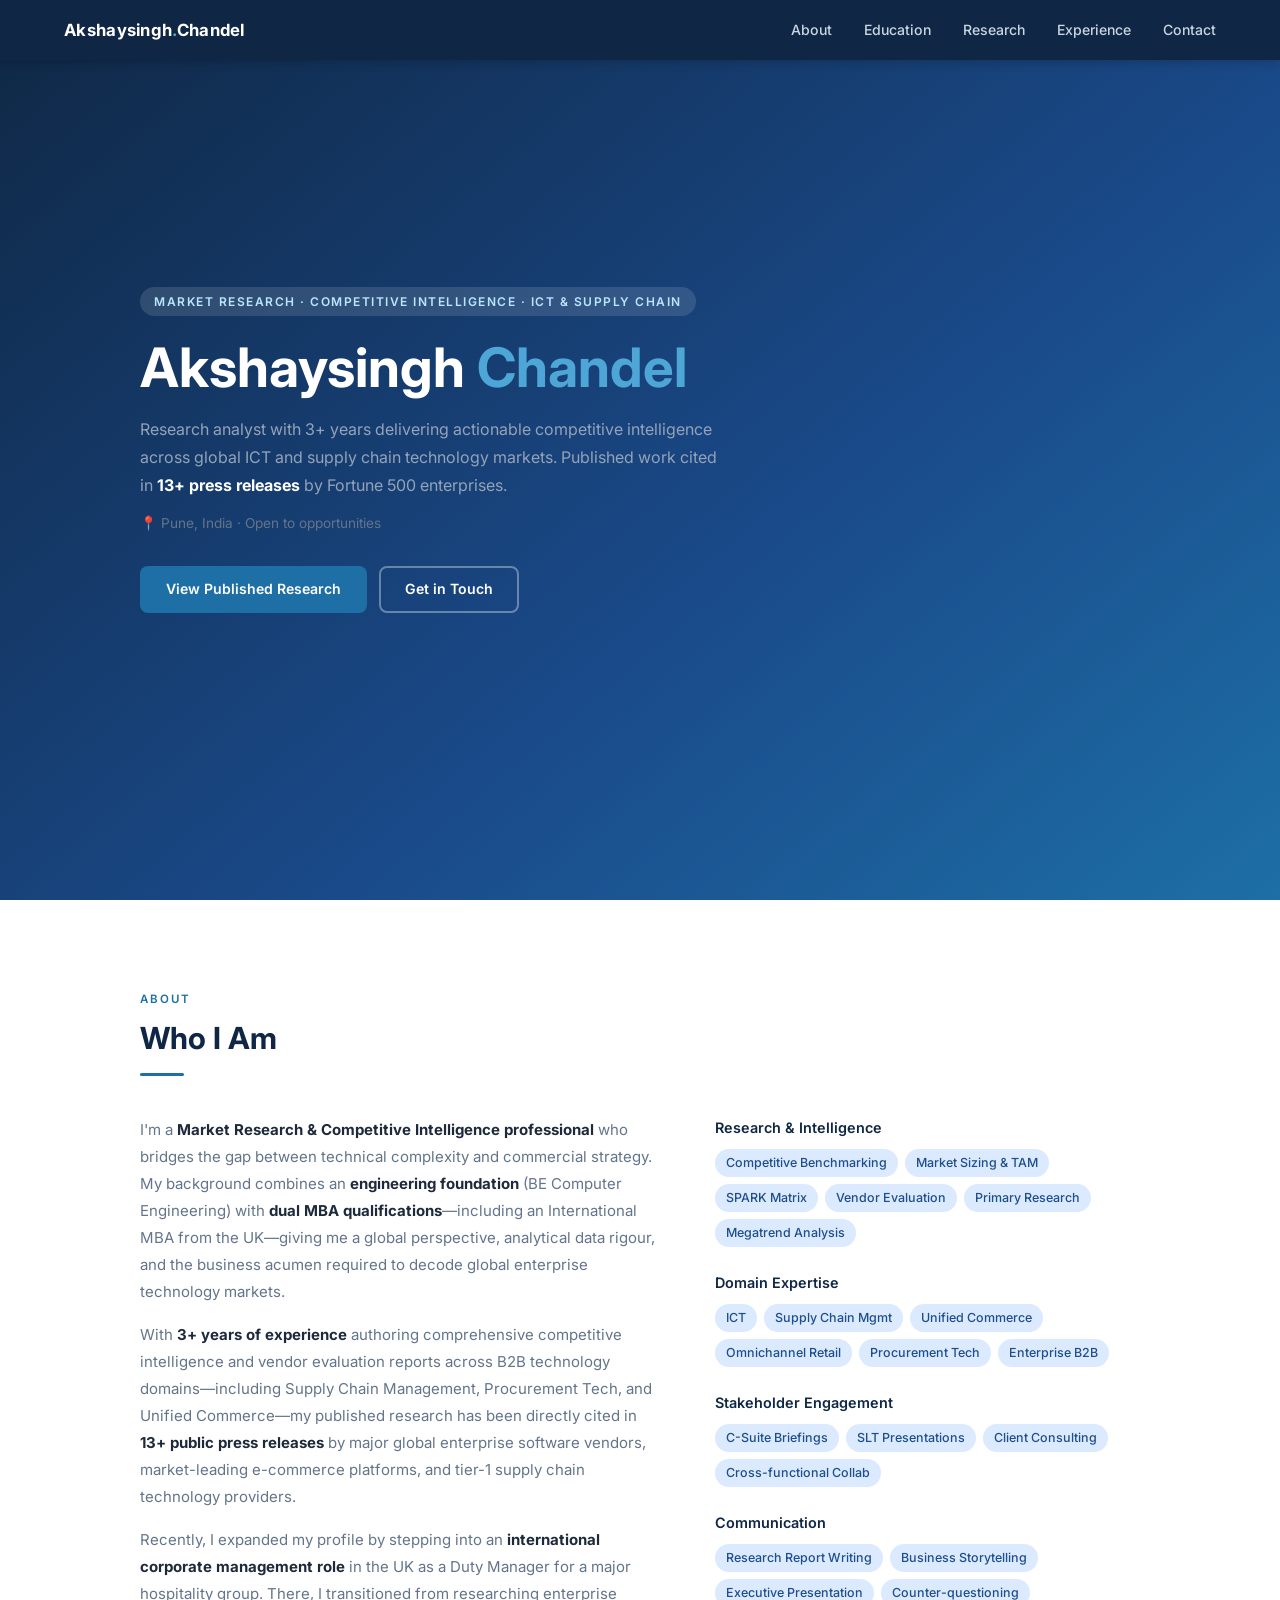
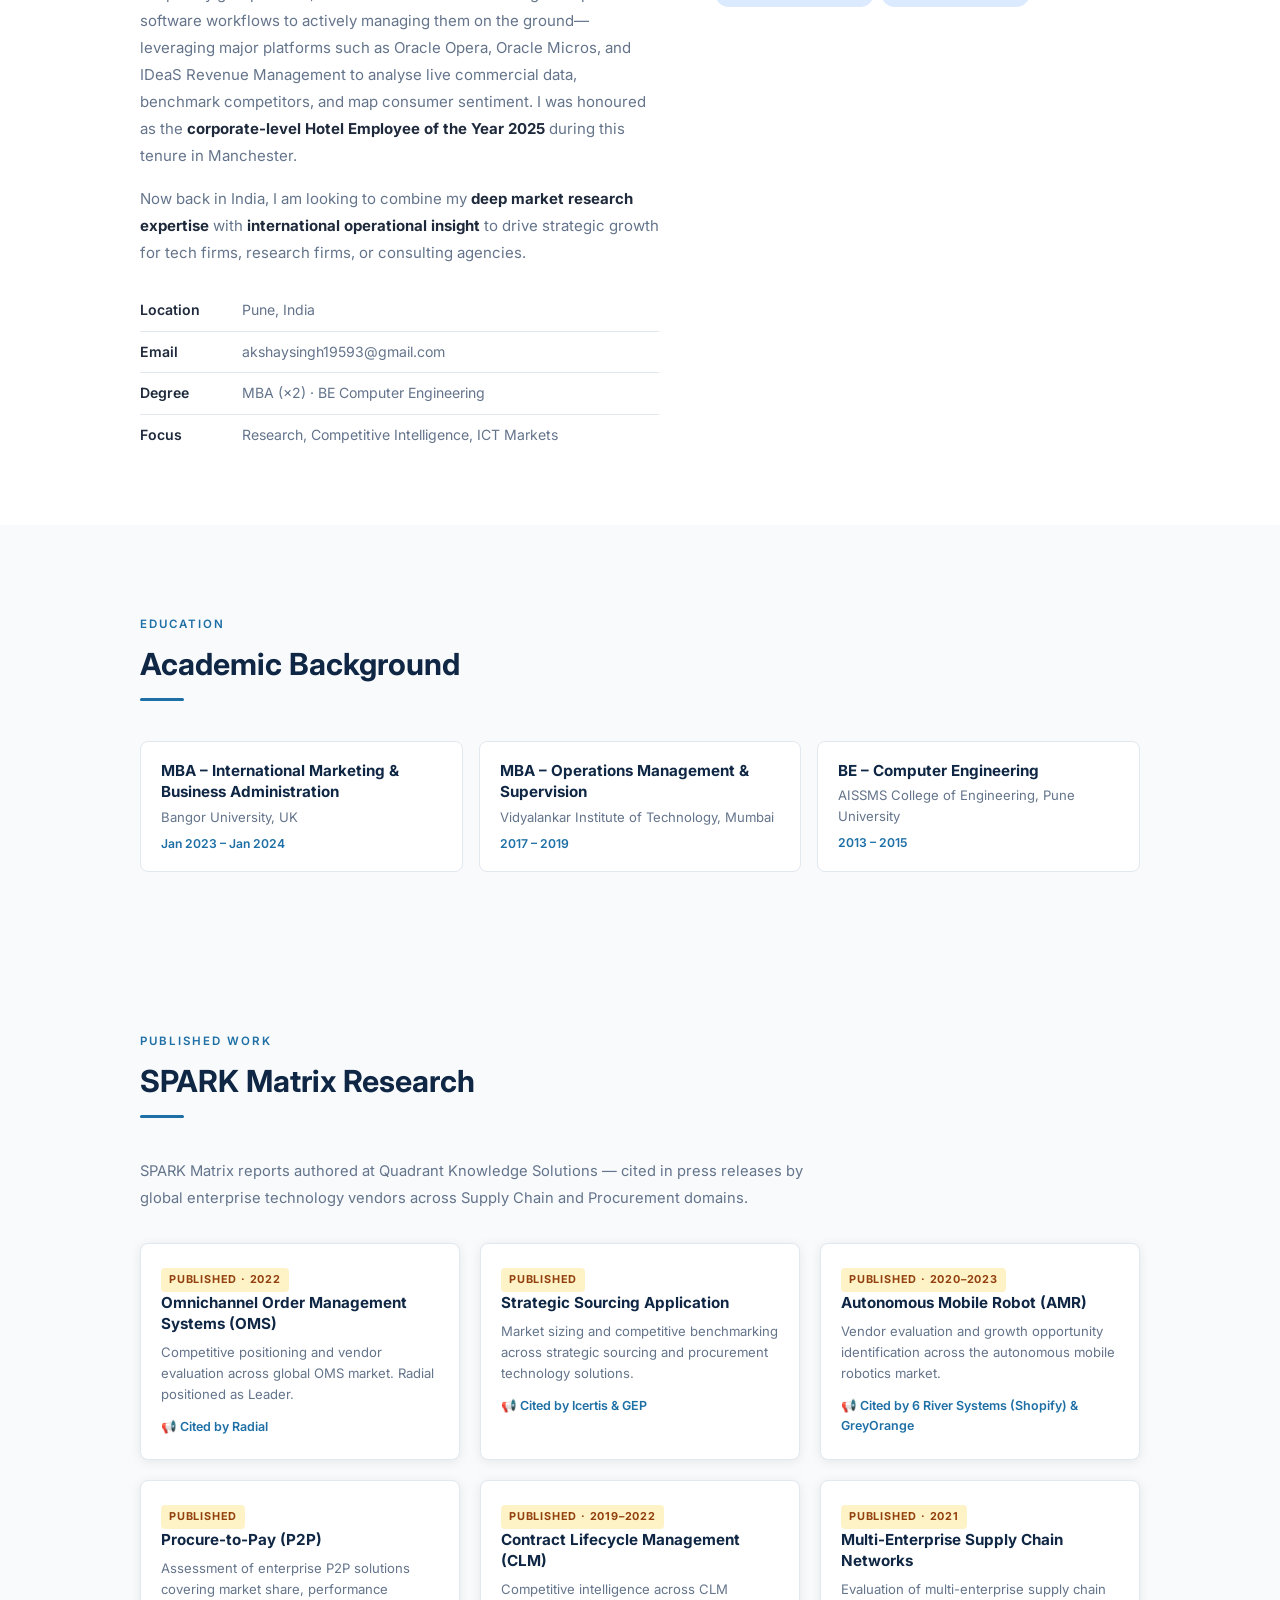
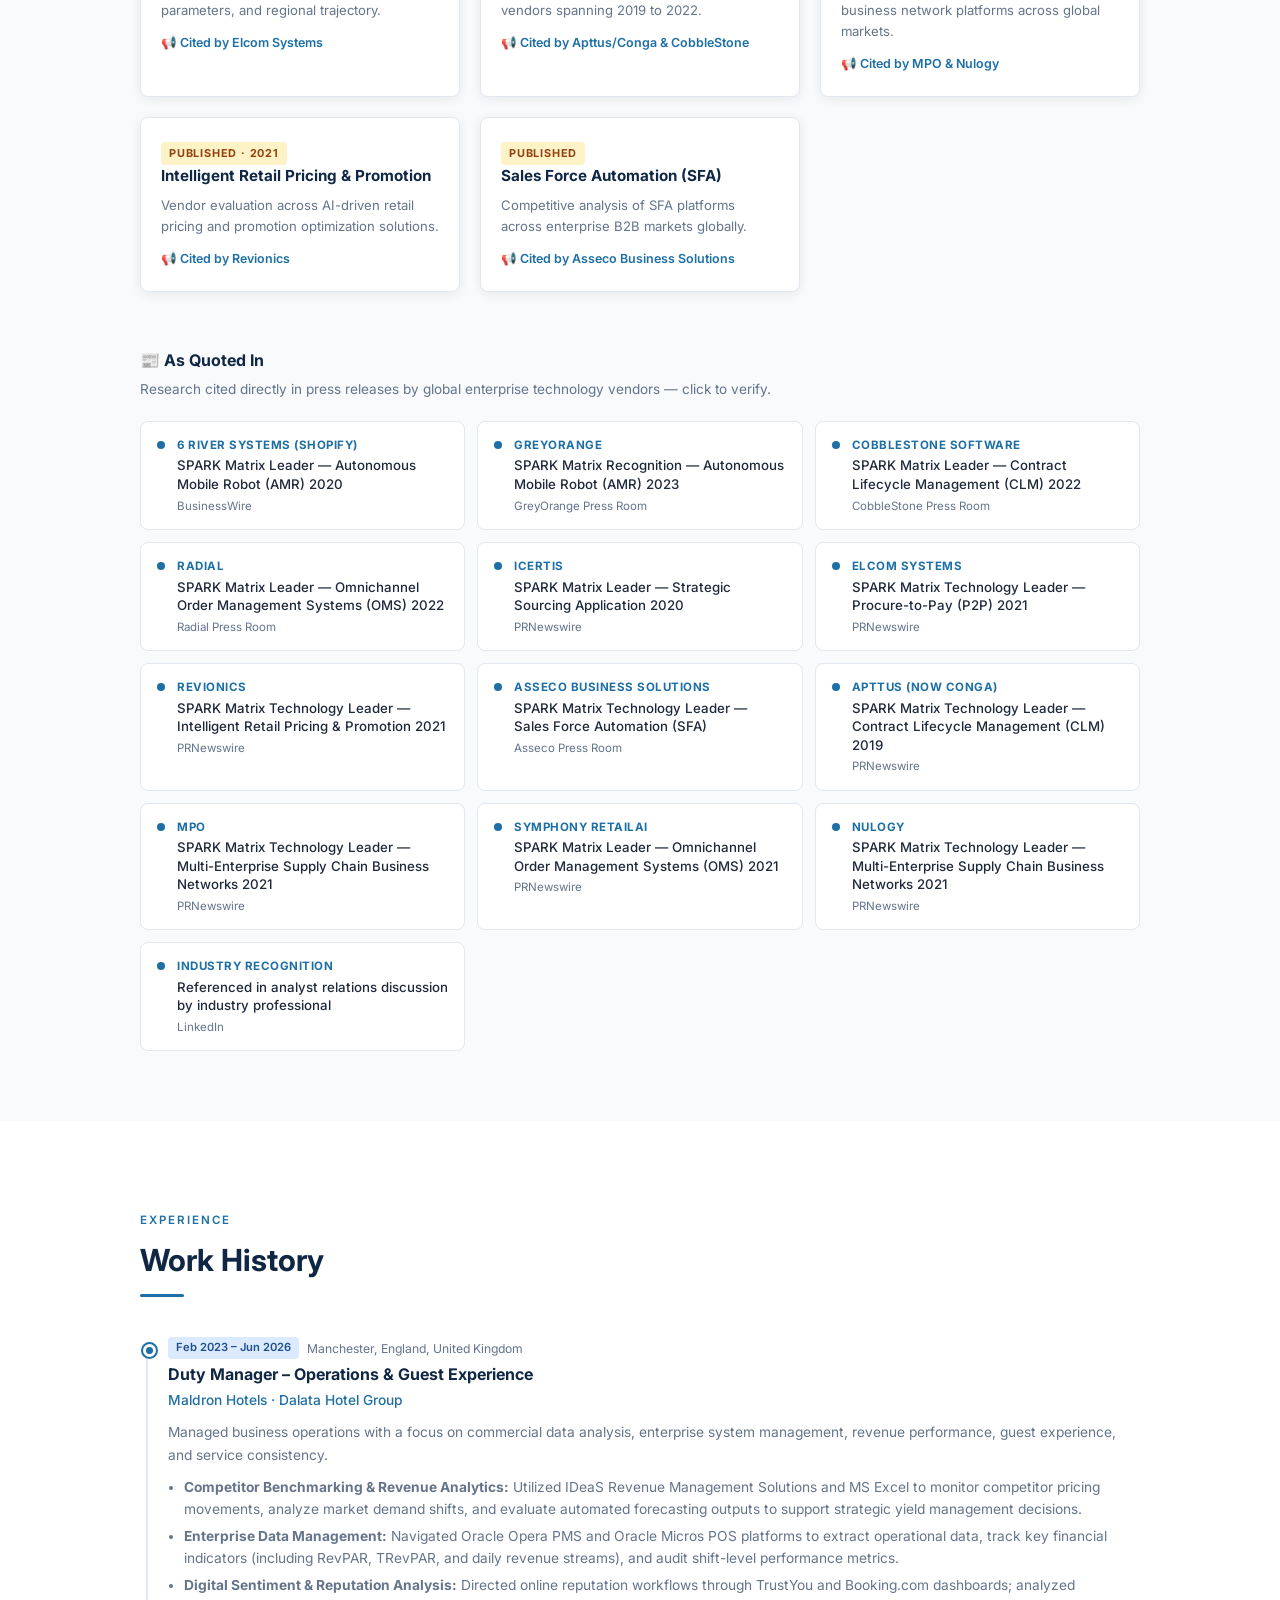
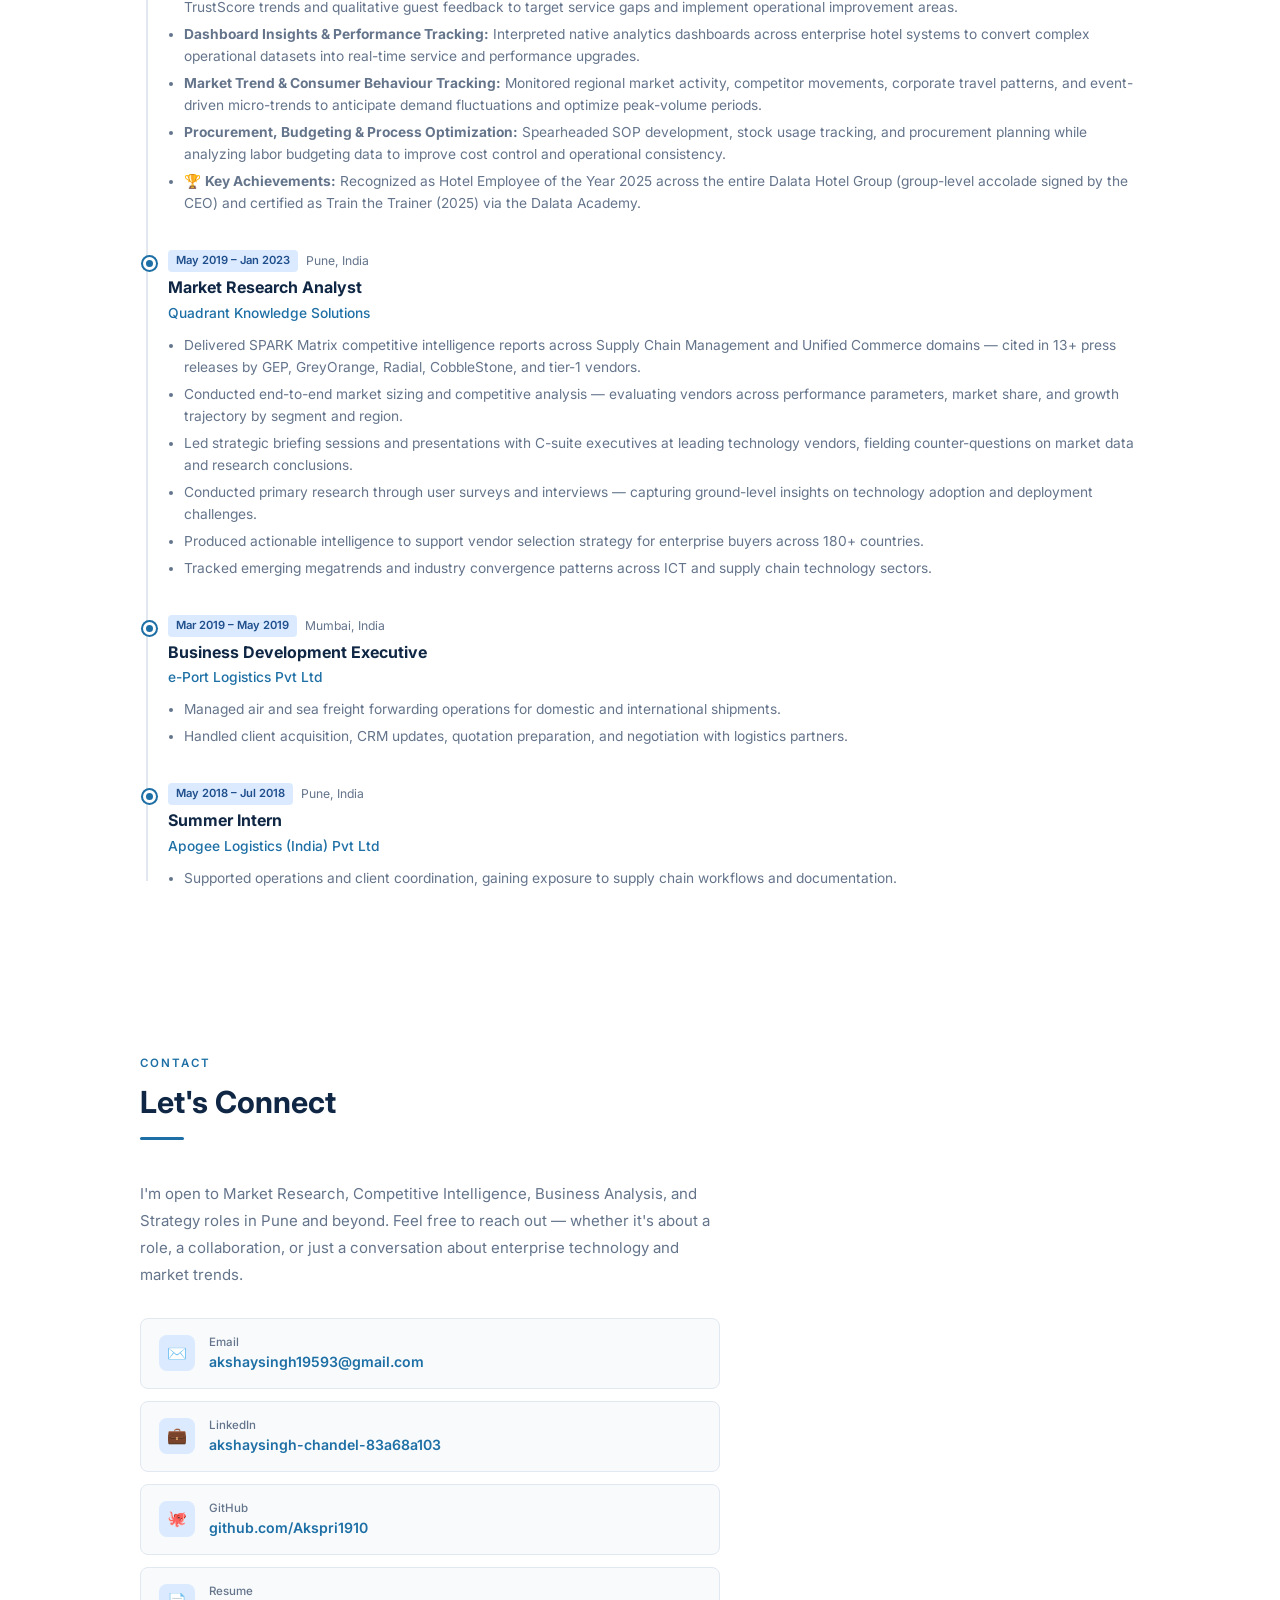
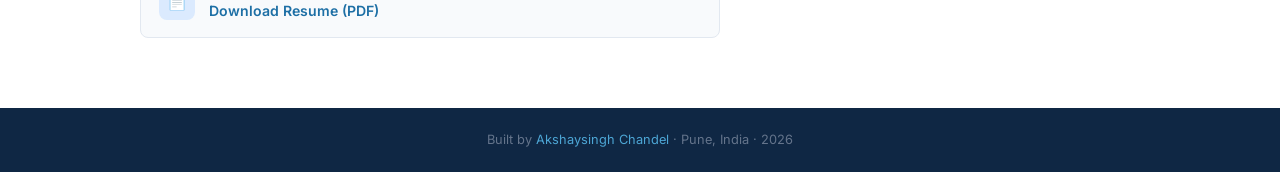
<file: index.html>
<!DOCTYPE html>
<html lang="en">
<head>
  <meta charset="UTF-8" />
  <meta name="viewport" content="width=device-width, initial-scale=1.0" />
  <title>Akshaysingh Chandel | Market Research & Competitive Intelligence</title>
  <link href="https://fonts.googleapis.com/css2?family=Inter:wght@300;400;500;600;700&family=JetBrains+Mono:wght@400;500&display=swap" rel="stylesheet" />
  <style>
    *, *::before, *::after { box-sizing: border-box; margin: 0; padding: 0; }
    :root {
      --navy:    #0f2744;
      --blue:    #1a4a8a;
      --accent:  #1d6fa5;
      --light:   #4da6d5;
      --bg:      #f8fafc;
      --surface: #ffffff;
      --border:  #e2e8f0;
      --text:    #1e293b;
      --muted:   #64748b;
      --tag-bg:  #dbeafe;
      --tag-txt: #1e4e8c;
      --radius:  8px;
      --shadow:  0 2px 12px rgba(0,0,0,0.08);
    }
    html { scroll-behavior: smooth; }
    body { font-family: 'Inter', sans-serif; background: var(--bg); color: var(--text); line-height: 1.6; font-size: 15px; }
    a { color: var(--accent); text-decoration: none; }
    a:hover { text-decoration: underline; }
    nav {
      position: fixed; top: 0; left: 0; right: 0; z-index: 100;
      background: var(--navy); display: flex; align-items: center;
      justify-content: space-between; padding: 0 5%; height: 60px;
      box-shadow: 0 2px 10px rgba(0,0,0,0.2);
    }
    .nav-logo { font-weight: 700; font-size: 1.05rem; color: #fff; letter-spacing: 0.3px; }
    .nav-logo span { color: var(--light); }
    .nav-links { display: flex; gap: 2rem; list-style: none; }
    .nav-links a { color: #cbd5e1; font-size: 0.88rem; font-weight: 500; transition: color 0.2s; }
    .nav-links a:hover, .nav-links a.active { color: #fff; text-decoration: none; }
    section { padding: 90px 5% 70px; }
    .container { max-width: 1000px; margin: 0 auto; }
    .section-label { font-size: 0.72rem; font-weight: 600; letter-spacing: 2px; text-transform: uppercase; color: var(--accent); margin-bottom: 6px; }
    h2.section-title { font-size: 1.9rem; font-weight: 700; color: var(--navy); margin-bottom: 10px; }
    .section-divider { width: 44px; height: 3px; background: var(--accent); border-radius: 2px; margin-bottom: 40px; }
    #hero {
      background: linear-gradient(140deg, var(--navy) 0%, #1a4a8a 60%, #1d6fa5 100%);
      color: #fff; min-height: 100vh; display: flex; align-items: center; padding: 0 5%;
    }
    .hero-inner { max-width: 1000px; margin: 0 auto; width: 100%; }
    .hero-tag {
      display: inline-block; background: rgba(255,255,255,0.12); color: #bae6fd;
      font-size: 0.75rem; font-weight: 600; letter-spacing: 1.5px; text-transform: uppercase;
      padding: 5px 14px; border-radius: 20px; margin-bottom: 20px;
    }
    .hero-name { font-size: clamp(2.2rem, 5vw, 3.4rem); font-weight: 700; line-height: 1.15; margin-bottom: 16px; }
    .hero-name span { color: var(--light); }
    .hero-subtitle { font-size: 1rem; color: #94a3b8; max-width: 580px; margin-bottom: 14px; line-height: 1.75; }
    .hero-location { font-size: 0.85rem; color: #64748b; margin-bottom: 32px; }
    .hero-btns { display: flex; gap: 12px; flex-wrap: wrap; }
    .btn { display: inline-block; padding: 10px 24px; border-radius: var(--radius); font-weight: 600; font-size: 0.88rem; transition: all 0.2s; border: 2px solid transparent; }
    .btn-primary { background: var(--accent); color: #fff; }
    .btn-primary:hover { background: #155a84; text-decoration: none; }
    .btn-outline { background: transparent; color: #fff; border-color: rgba(255,255,255,0.35); }
    .btn-outline:hover { border-color: #fff; background: rgba(255,255,255,0.08); text-decoration: none; }
    #about { background: var(--surface); }
    .about-grid { display: grid; grid-template-columns: 1.1fr 0.9fr; gap: 56px; align-items: start; }
    .about-text p { color: var(--muted); margin-bottom: 16px; line-height: 1.8; }
    .about-text strong { color: var(--text); }
    .info-list { list-style: none; margin-top: 24px; }
    .info-list li { display: flex; gap: 12px; padding: 9px 0; border-bottom: 1px solid var(--border); font-size: 0.88rem; }
    .info-list li:last-child { border-bottom: none; }
    .info-label { font-weight: 600; color: var(--text); min-width: 90px; }
    .info-val { color: var(--muted); }
    .skills-block h3 { font-size: 0.9rem; font-weight: 600; color: var(--navy); margin-bottom: 10px; margin-top: 24px; }
    .skills-block h3:first-child { margin-top: 0; }
    .tags { display: flex; flex-wrap: wrap; gap: 7px; }
    .tag { background: var(--tag-bg); color: var(--tag-txt); font-size: 0.78rem; font-weight: 500; padding: 4px 11px; border-radius: 20px; }
    #education { background: var(--bg); }
    .education-grid { display: grid; grid-template-columns: repeat(auto-fill, minmax(260px, 1fr)); gap: 16px; }
    .edu-card { background: var(--surface); border: 1px solid var(--border); border-radius: var(--radius); padding: 18px 20px; }
    .edu-card h3 { font-size: 0.95rem; font-weight: 700; color: var(--navy); margin-bottom: 4px; line-height: 1.4; }
    .edu-card p { font-size: 0.82rem; color: var(--muted); }
    .edu-card .year { font-size: 0.76rem; color: var(--accent); font-weight: 600; margin-top: 6px; }
    #publications { background: var(--bg); }
    .pub-grid { display: grid; grid-template-columns: repeat(auto-fill, minmax(290px, 1fr)); gap: 20px; }
    .pub-card { background: var(--surface); border: 1px solid var(--border); border-radius: var(--radius); padding: 22px 20px; box-shadow: var(--shadow); transition: transform 0.2s, box-shadow 0.2s; }
    .pub-card:hover { transform: translateY(-3px); box-shadow: 0 8px 24px rgba(0,0,0,0.1); }
    .pub-badge { display: inline-block; background: #fef3c7; color: #92400e; font-size: 0.68rem; font-weight: 700; letter-spacing: 0.8px; text-transform: uppercase; padding: 3px 8px; border-radius: 4px; }
    .pub-card h3 { font-size: 0.95rem; font-weight: 700; color: var(--navy); margin-bottom: 8px; line-height: 1.4; }
    .pub-card p { font-size: 0.82rem; color: var(--muted); line-height: 1.6; }
    .pub-card .pub-vendor { margin-top: 12px; font-size: 0.78rem; font-weight: 600; color: var(--accent); }
    .press-section { margin-top: 56px; }
    .press-title { font-size: 1rem; font-weight: 700; color: var(--navy); margin-bottom: 6px; }
    .press-subtitle { font-size: 0.85rem; color: var(--muted); margin-bottom: 20px; }
    .press-grid { display: grid; grid-template-columns: repeat(auto-fill, minmax(280px, 1fr)); gap: 12px; }
    .press-item { display: flex; align-items: flex-start; gap: 12px; padding: 14px 16px; background: var(--surface); border: 1px solid var(--border); border-radius: var(--radius); transition: border-color 0.2s; }
    .press-item:hover { border-color: var(--accent); text-decoration: none; }
    .press-dot { width: 8px; height: 8px; border-radius: 50%; background: var(--accent); flex-shrink: 0; margin-top: 5px; }
    .press-item-content .press-company { font-size: 0.72rem; font-weight: 700; color: var(--accent); text-transform: uppercase; letter-spacing: 0.5px; }
    .press-item-content .press-headline { font-size: 0.83rem; font-weight: 500; color: var(--text); line-height: 1.4; margin-top: 2px; }
    .press-item-content .press-wire { font-size: 0.72rem; color: var(--muted); margin-top: 3px; }
    #experience { background: var(--surface); }
    .timeline { position: relative; padding-left: 28px; }
    .timeline::before { content: ''; position: absolute; left: 6px; top: 8px; bottom: 8px; width: 2px; background: var(--border); }
    .timeline-item { position: relative; margin-bottom: 36px; }
    .timeline-item:last-child { margin-bottom: 0; }
    .timeline-dot { position: absolute; left: -25px; top: 7px; width: 13px; height: 13px; border-radius: 50%; background: var(--accent); border: 3px solid var(--surface); box-shadow: 0 0 0 2px var(--accent); }
    .timeline-meta { font-size: 0.76rem; color: var(--muted); margin-bottom: 3px; display: flex; gap: 8px; align-items: center; flex-wrap: wrap; }
    .timeline-period { background: var(--tag-bg); color: var(--tag-txt); font-size: 0.7rem; font-weight: 600; padding: 2px 8px; border-radius: 4px; }
    .timeline-item h3 { font-size: 1rem; font-weight: 700; color: var(--navy); margin-bottom: 1px; }
    .timeline-item h4 { font-size: 0.86rem; font-weight: 500; color: var(--accent); margin-bottom: 10px; }
    .timeline-item ul { padding-left: 16px; color: var(--muted); font-size: 0.86rem; }
    .timeline-item ul li { margin-bottom: 5px; line-height: 1.6; }
    .timeline-intro { color: var(--muted); font-size: 0.86rem; line-height: 1.7; margin-bottom: 8px; }
    #contact { background: var(--surface); }
    .contact-inner { max-width: 580px; }
    .contact-intro { color: var(--muted); margin-bottom: 30px; line-height: 1.8; }
    .contact-links { display: flex; flex-direction: column; gap: 12px; }
    .contact-row { display: flex; align-items: center; gap: 14px; padding: 14px 18px; background: var(--bg); border: 1px solid var(--border); border-radius: var(--radius); transition: border-color 0.2s; }
    .contact-row:hover { border-color: var(--accent); }
    .contact-icon { width: 36px; height: 36px; border-radius: 8px; background: var(--tag-bg); display: flex; align-items: center; justify-content: center; font-size: 1rem; flex-shrink: 0; }
    .contact-detail .label { font-size: 0.72rem; color: var(--muted); font-weight: 500; }
    .contact-detail .value { font-size: 0.88rem; font-weight: 600; color: var(--text); }
    footer { background: var(--navy); color: #64748b; text-align: center; padding: 22px; font-size: 0.8rem; }
    footer span { color: var(--light); }
    @media (max-width: 700px) {
      .about-grid { grid-template-columns: 1fr; gap: 32px; }
      .nav-links { display: none; }
    }
  </style>
</head>
<body>

<nav>
  <div class="nav-logo">Akshaysingh<span>.</span>Chandel</div>
  <ul class="nav-links">
    <li><a href="#about">About</a></li>
    <li><a href="#education">Education</a></li>
    <li><a href="#publications">Research</a></li>
    <li><a href="#experience">Experience</a></li>
    <li><a href="#contact">Contact</a></li>
  </ul>
</nav>

<section id="hero">
  <div class="hero-inner">
    <div class="hero-tag">Market Research · Competitive Intelligence · ICT & Supply Chain</div>
    <h1 class="hero-name">Akshaysingh <span>Chandel</span></h1>
    <p class="hero-subtitle">
      Research analyst with 3+ years delivering actionable competitive intelligence across global ICT and supply chain technology markets. Published work cited in <strong style="color:#fff;">13+ press releases</strong> by Fortune 500 enterprises.
    </p>
    <p class="hero-location"><span>📍</span> Pune, India · Open to opportunities</p>
    <div class="hero-btns">
      <a href="#publications" class="btn btn-primary">View Published Research</a>
      <a href="#contact" class="btn btn-outline">Get in Touch</a>
    </div>
  </div>
</section>

<section id="about">
  <div class="container">
    <p class="section-label">About</p>
    <h2 class="section-title">Who I Am</h2>
    <div class="section-divider"></div>
    <div class="about-grid">
      <div class="about-text">
        <p>I'm a <strong>Market Research & Competitive Intelligence professional</strong> who bridges the gap between technical complexity and commercial strategy. My background combines an <strong>engineering foundation</strong> (BE Computer Engineering) with <strong>dual MBA qualifications</strong>—including an International MBA from the UK—giving me a global perspective, analytical data rigour, and the business acumen required to decode global enterprise technology markets.</p>
        <p>With <strong>3+ years of experience</strong> authoring comprehensive competitive intelligence and vendor evaluation reports across B2B technology domains—including Supply Chain Management, Procurement Tech, and Unified Commerce—my published research has been directly cited in <strong>13+ public press releases</strong> by major global enterprise software vendors, market-leading e-commerce platforms, and tier-1 supply chain technology providers.</p>
        <p>Recently, I expanded my profile by stepping into an <strong>international corporate management role</strong> in the UK as a Duty Manager for a major hospitality group. There, I transitioned from researching enterprise software workflows to actively managing them on the ground—leveraging major platforms such as Oracle Opera, Oracle Micros, and IDeaS Revenue Management to analyse live commercial data, benchmark competitors, and map consumer sentiment. I was honoured as the <strong>corporate-level Hotel Employee of the Year 2025</strong> during this tenure in Manchester.</p>
        <p>Now back in India, I am looking to combine my <strong>deep market research expertise</strong> with <strong>international operational insight</strong> to drive strategic growth for tech firms, research firms, or consulting agencies.</p>
        <ul class="info-list">
          <li><span class="info-label">Location</span><span class="info-val">Pune, India</span></li>
          <li><span class="info-label">Email</span><span class="info-val">akshaysingh19593@gmail.com</span></li>
          <li><span class="info-label">Degree</span><span class="info-val">MBA (×2) · BE Computer Engineering</span></li>
          <li><span class="info-label">Focus</span><span class="info-val">Research, Competitive Intelligence, ICT Markets</span></li>
        </ul>
      </div>
      <div class="skills-block">
        <h3>Research & Intelligence</h3>
        <div class="tags">
          <span class="tag">Competitive Benchmarking</span>
          <span class="tag">Market Sizing & TAM</span>
          <span class="tag">SPARK Matrix</span>
          <span class="tag">Vendor Evaluation</span>
          <span class="tag">Primary Research</span>
          <span class="tag">Megatrend Analysis</span>
        </div>
        <h3>Domain Expertise</h3>
        <div class="tags">
          <span class="tag">ICT</span>
          <span class="tag">Supply Chain Mgmt</span>
          <span class="tag">Unified Commerce</span>
          <span class="tag">Omnichannel Retail</span>
          <span class="tag">Procurement Tech</span>
          <span class="tag">Enterprise B2B</span>
        </div>
        <h3>Stakeholder Engagement</h3>
        <div class="tags">
          <span class="tag">C-Suite Briefings</span>
          <span class="tag">SLT Presentations</span>
          <span class="tag">Client Consulting</span>
          <span class="tag">Cross-functional Collab</span>
        </div>
        <h3>Communication</h3>
        <div class="tags">
          <span class="tag">Research Report Writing</span>
          <span class="tag">Business Storytelling</span>
          <span class="tag">Executive Presentation</span>
          <span class="tag">Counter-questioning</span>
        </div>
      </div>
    </div>
  </div>
</section>

<section id="education">
  <div class="container">
    <p class="section-label">Education</p>
    <h2 class="section-title">Academic Background</h2>
    <div class="section-divider"></div>
    <div class="education-grid">
      <div class="edu-card">
        <h3>MBA – International Marketing & Business Administration</h3>
        <p>Bangor University, UK</p>
        <p class="year">Jan 2023 – Jan 2024</p>
      </div>
      <div class="edu-card">
        <h3>MBA – Operations Management & Supervision</h3>
        <p>Vidyalankar Institute of Technology, Mumbai</p>
        <p class="year">2017 – 2019</p>
      </div>
      <div class="edu-card">
        <h3>BE – Computer Engineering</h3>
        <p>AISSMS College of Engineering, Pune University</p>
        <p class="year">2013 – 2015</p>
      </div>
    </div>
  </div>
</section>

<section id="publications">
  <div class="container">
    <p class="section-label">Published Work</p>
    <h2 class="section-title">SPARK Matrix Research</h2>
    <div class="section-divider"></div>
    <p style="color:var(--muted); margin-bottom: 32px; max-width: 680px; font-size: 0.92rem; line-height: 1.8;">
      SPARK Matrix reports authored at Quadrant Knowledge Solutions — cited in press releases by global enterprise technology vendors across Supply Chain and Procurement domains.
    </p>
    <div class="pub-grid">
      <div class="pub-card">
        <div class="pub-badge">Published · 2022</div>
        <h3>Omnichannel Order Management Systems (OMS)</h3>
        <p>Competitive positioning and vendor evaluation across global OMS market. Radial positioned as Leader.</p>
        <div class="pub-vendor">📢 Cited by Radial</div>
      </div>
      <div class="pub-card">
        <div class="pub-badge">Published</div>
        <h3>Strategic Sourcing Application</h3>
        <p>Market sizing and competitive benchmarking across strategic sourcing and procurement technology solutions.</p>
        <div class="pub-vendor">📢 Cited by Icertis & GEP</div>
      </div>
      <div class="pub-card">
        <div class="pub-badge">Published · 2020–2023</div>
        <h3>Autonomous Mobile Robot (AMR)</h3>
        <p>Vendor evaluation and growth opportunity identification across the autonomous mobile robotics market.</p>
        <div class="pub-vendor">📢 Cited by 6 River Systems (Shopify) & GreyOrange</div>
      </div>
      <div class="pub-card">
        <div class="pub-badge">Published</div>
        <h3>Procure-to-Pay (P2P)</h3>
        <p>Assessment of enterprise P2P solutions covering market share, performance parameters, and regional trajectory.</p>
        <div class="pub-vendor">📢 Cited by Elcom Systems</div>
      </div>
      <div class="pub-card">
        <div class="pub-badge">Published · 2019–2022</div>
        <h3>Contract Lifecycle Management (CLM)</h3>
        <p>Competitive intelligence across CLM vendors spanning 2019 to 2022.</p>
        <div class="pub-vendor">📢 Cited by Apttus/Conga & CobbleStone</div>
      </div>
      <div class="pub-card">
        <div class="pub-badge">Published · 2021</div>
        <h3>Multi-Enterprise Supply Chain Networks</h3>
        <p>Evaluation of multi-enterprise supply chain business network platforms across global markets.</p>
        <div class="pub-vendor">📢 Cited by MPO & Nulogy</div>
      </div>
      <div class="pub-card">
        <div class="pub-badge">Published · 2021</div>
        <h3>Intelligent Retail Pricing & Promotion</h3>
        <p>Vendor evaluation across AI-driven retail pricing and promotion optimization solutions.</p>
        <div class="pub-vendor">📢 Cited by Revionics</div>
      </div>
      <div class="pub-card">
        <div class="pub-badge">Published</div>
        <h3>Sales Force Automation (SFA)</h3>
        <p>Competitive analysis of SFA platforms across enterprise B2B markets globally.</p>
        <div class="pub-vendor">📢 Cited by Asseco Business Solutions</div>
      </div>
    </div>

    <!-- PRESS CITATIONS -->
    <div class="press-section">
      <p class="press-title">📰 As Quoted In</p>
      <p class="press-subtitle">Research cited directly in press releases by global enterprise technology vendors — click to verify.</p>
      <div class="press-grid">

        <a class="press-item" href="https://www.businesswire.com/news/home/20201119005129/en/6-River-Systems-Named-a-2020-SPARK-Matrix-Leader-in-the-Global-Autonomous-Mobile-Robot-Market-by-Quadrant-Knowledge-Solutions/" target="_blank">
          <div class="press-dot"></div>
          <div class="press-item-content">
            <div class="press-company">6 River Systems (Shopify)</div>
            <div class="press-headline">SPARK Matrix Leader — Autonomous Mobile Robot (AMR) 2020</div>
            <div class="press-wire">BusinessWire</div>
          </div>
        </a>

        <a class="press-item" href="https://www.greyorange.com/resource/quadrant-spark-matrix-recognizes-greyorange-2023/" target="_blank">
          <div class="press-dot"></div>
          <div class="press-item-content">
            <div class="press-company">GreyOrange</div>
            <div class="press-headline">SPARK Matrix Recognition — Autonomous Mobile Robot (AMR) 2023</div>
            <div class="press-wire">GreyOrange Press Room</div>
          </div>
        </a>

        <a class="press-item" href="https://www.cobblestonesoftware.com/press-room/cobblestone-named-leader-in-2022-spark-matrix-for-contract-lifecycle-management-clm-by-quadrant-knowledge-solutions/" target="_blank">
          <div class="press-dot"></div>
          <div class="press-item-content">
            <div class="press-company">CobbleStone Software</div>
            <div class="press-headline">SPARK Matrix Leader — Contract Lifecycle Management (CLM) 2022</div>
            <div class="press-wire">CobbleStone Press Room</div>
          </div>
        </a>

        <a class="press-item" href="https://www.radial.com/resources/press-room/radial-positioned-as-the-leader-in-the-2022-spark-matrix-for-omnichannel-order-management-systems-oms-by-quadrant-knowledge-solutions/" target="_blank">
          <div class="press-dot"></div>
          <div class="press-item-content">
            <div class="press-company">Radial</div>
            <div class="press-headline">SPARK Matrix Leader — Omnichannel Order Management Systems (OMS) 2022</div>
            <div class="press-wire">Radial Press Room</div>
          </div>
        </a>

        <a class="press-item" href="https://www.prnewswire.com/news-releases/icertis-named-as-a-2020-spark-matrix-leader-in-the-strategic-sourcing-application-market-by-quadrant-knowledge-solutions-300989752.html" target="_blank">
          <div class="press-dot"></div>
          <div class="press-item-content">
            <div class="press-company">Icertis</div>
            <div class="press-headline">SPARK Matrix Leader — Strategic Sourcing Application 2020</div>
            <div class="press-wire">PRNewswire</div>
          </div>
        </a>

        <a class="press-item" href="https://www.prnewswire.com/news-releases/elcom-systems-ltd-named-as-a-2021-technology-leader-in-quadrant-knowledge-solutions-spark-matrix-for-procure-to-pay-p2p-301264149.html" target="_blank">
          <div class="press-dot"></div>
          <div class="press-item-content">
            <div class="press-company">Elcom Systems</div>
            <div class="press-headline">SPARK Matrix Technology Leader — Procure-to-Pay (P2P) 2021</div>
            <div class="press-wire">PRNewswire</div>
          </div>
        </a>

        <a class="press-item" href="https://www.prnewswire.com/news-releases/revionics-recognized-as-a-technology-leader-in-quadrant-knowledge-solutions-spark-matrix-for-intelligent-retail-pricing-and-promotion-301297078.html" target="_blank">
          <div class="press-dot"></div>
          <div class="press-item-content">
            <div class="press-company">Revionics</div>
            <div class="press-headline">SPARK Matrix Technology Leader — Intelligent Retail Pricing & Promotion 2021</div>
            <div class="press-wire">PRNewswire</div>
          </div>
        </a>

        <a class="press-item" href="https://assecobs.pl/blog/asseco-business-solutions-liderem-technologicznym-na-rynku-sfa/" target="_blank">
          <div class="press-dot"></div>
          <div class="press-item-content">
            <div class="press-company">Asseco Business Solutions</div>
            <div class="press-headline">SPARK Matrix Technology Leader — Sales Force Automation (SFA)</div>
            <div class="press-wire">Asseco Press Room</div>
          </div>
        </a>

        <a class="press-item" href="https://www.prnewswire.com/news-releases/apttus-is-positioned-as-2019-technology-leader-in-the-contract-lifecycle-management-market-by-quadrant-knowledge-solutions-300824633.html" target="_blank">
          <div class="press-dot"></div>
          <div class="press-item-content">
            <div class="press-company">Apttus (now Conga)</div>
            <div class="press-headline">SPARK Matrix Technology Leader — Contract Lifecycle Management (CLM) 2019</div>
            <div class="press-wire">PRNewswire</div>
          </div>
        </a>

        <a class="press-item" href="https://www.prnewswire.com/news-releases/mpo-named-as-a-2021-technology-leader-in-quadrant-knowledge-solutions-spark-matrix-for-multi-enterprise-supply-chain-business-networks-301293087.html" target="_blank">
          <div class="press-dot"></div>
          <div class="press-item-content">
            <div class="press-company">MPO</div>
            <div class="press-headline">SPARK Matrix Technology Leader — Multi-Enterprise Supply Chain Business Networks 2021</div>
            <div class="press-wire">PRNewswire</div>
          </div>
        </a>

        <a class="press-item" href="https://www.prnewswire.com/news-releases/symphony-retailai-is-positioned-as-a-leader-in-the-2021-spark-matrix-for-omnichannel-order-management-systems-by-quadrant-knowledge-solutions-301324925.html" target="_blank">
          <div class="press-dot"></div>
          <div class="press-item-content">
            <div class="press-company">Symphony RetailAI</div>
            <div class="press-headline">SPARK Matrix Leader — Omnichannel Order Management Systems (OMS) 2021</div>
            <div class="press-wire">PRNewswire</div>
          </div>
        </a>

        <a class="press-item" href="https://www.prnewswire.com/news-releases/nulogy-named-as-a-2021-technology-leader-in-quadrant-knowledge-solutions-spark-matrix-for-multi-enterprise-supply-chain-business-networks-301236842.html" target="_blank">
          <div class="press-dot"></div>
          <div class="press-item-content">
            <div class="press-company">Nulogy</div>
            <div class="press-headline">SPARK Matrix Technology Leader — Multi-Enterprise Supply Chain Business Networks 2021</div>
            <div class="press-wire">PRNewswire</div>
          </div>
        </a>

        <a class="press-item" href="https://www.linkedin.com/posts/willharaway_analyst-relations-is-often-a-mystery-box-share-7019780620075626496-eykZ/" target="_blank">
          <div class="press-dot"></div>
          <div class="press-item-content">
            <div class="press-company">Industry Recognition</div>
            <div class="press-headline">Referenced in analyst relations discussion by industry professional</div>
            <div class="press-wire">LinkedIn</div>
          </div>
        </a>

      </div>
    </div>
  </div>
</section>

<section id="experience">
  <div class="container">
    <p class="section-label">Experience</p>
    <h2 class="section-title">Work History</h2>
    <div class="section-divider"></div>
    <div class="timeline">
      <div class="timeline-item">
        <div class="timeline-dot"></div>
        <div class="timeline-meta"><span class="timeline-period">Feb 2023 – Jun 2026</span><span>Manchester, England, United Kingdom</span></div>
        <h3>Duty Manager – Operations & Guest Experience</h3>
        <h4>Maldron Hotels · Dalata Hotel Group</h4>
        <p class="timeline-intro">Managed business operations with a focus on commercial data analysis, enterprise system management, revenue performance, guest experience, and service consistency.</p>
        <ul>
          <li><strong>Competitor Benchmarking & Revenue Analytics:</strong> Utilized IDeaS Revenue Management Solutions and MS Excel to monitor competitor pricing movements, analyze market demand shifts, and evaluate automated forecasting outputs to support strategic yield management decisions.</li>
          <li><strong>Enterprise Data Management:</strong> Navigated Oracle Opera PMS and Oracle Micros POS platforms to extract operational data, track key financial indicators (including RevPAR, TRevPAR, and daily revenue streams), and audit shift-level performance metrics.</li>
          <li><strong>Digital Sentiment & Reputation Analysis:</strong> Directed online reputation workflows through TrustYou and Booking.com dashboards; analyzed TrustScore trends and qualitative guest feedback to target service gaps and implement operational improvement areas.</li>
          <li><strong>Dashboard Insights & Performance Tracking:</strong> Interpreted native analytics dashboards across enterprise hotel systems to convert complex operational datasets into real-time service and performance upgrades.</li>
          <li><strong>Market Trend & Consumer Behaviour Tracking:</strong> Monitored regional market activity, competitor movements, corporate travel patterns, and event-driven micro-trends to anticipate demand fluctuations and optimize peak-volume periods.</li>
          <li><strong>Procurement, Budgeting & Process Optimization:</strong> Spearheaded SOP development, stock usage tracking, and procurement planning while analyzing labor budgeting data to improve cost control and operational consistency.</li>
          <li>🏆 <strong>Key Achievements:</strong> Recognized as Hotel Employee of the Year 2025 across the entire Dalata Hotel Group (group-level accolade signed by the CEO) and certified as Train the Trainer (2025) via the Dalata Academy.</li>
        </ul>
      </div>
      <div class="timeline-item">
        <div class="timeline-dot"></div>
        <div class="timeline-meta"><span class="timeline-period">May 2019 – Jan 2023</span><span>Pune, India</span></div>
        <h3>Market Research Analyst</h3>
        <h4>Quadrant Knowledge Solutions</h4>
        <ul>
          <li>Delivered SPARK Matrix competitive intelligence reports across Supply Chain Management and Unified Commerce domains — cited in 13+ press releases by GEP, GreyOrange, Radial, CobbleStone, and tier-1 vendors.</li>
          <li>Conducted end-to-end market sizing and competitive analysis — evaluating vendors across performance parameters, market share, and growth trajectory by segment and region.</li>
          <li>Led strategic briefing sessions and presentations with C-suite executives at leading technology vendors, fielding counter-questions on market data and research conclusions.</li>
          <li>Conducted primary research through user surveys and interviews — capturing ground-level insights on technology adoption and deployment challenges.</li>
          <li>Produced actionable intelligence to support vendor selection strategy for enterprise buyers across 180+ countries.</li>
          <li>Tracked emerging megatrends and industry convergence patterns across ICT and supply chain technology sectors.</li>
        </ul>
      </div>
      <div class="timeline-item">
        <div class="timeline-dot"></div>
        <div class="timeline-meta"><span class="timeline-period">Mar 2019 – May 2019</span><span>Mumbai, India</span></div>
        <h3>Business Development Executive</h3>
        <h4>e-Port Logistics Pvt Ltd</h4>
        <ul>
          <li>Managed air and sea freight forwarding operations for domestic and international shipments.</li>
          <li>Handled client acquisition, CRM updates, quotation preparation, and negotiation with logistics partners.</li>
        </ul>
      </div>
      <div class="timeline-item">
        <div class="timeline-dot"></div>
        <div class="timeline-meta"><span class="timeline-period">May 2018 – Jul 2018</span><span>Pune, India</span></div>
        <h3>Summer Intern</h3>
        <h4>Apogee Logistics (India) Pvt Ltd</h4>
        <ul>
          <li>Supported operations and client coordination, gaining exposure to supply chain workflows and documentation.</li>
        </ul>
      </div>
    </div>
  </div>
</section>

<section id="contact">
  <div class="container">
    <p class="section-label">Contact</p>
    <h2 class="section-title">Let's Connect</h2>
    <div class="section-divider"></div>
    <div class="contact-inner">
      <p class="contact-intro">I'm open to Market Research, Competitive Intelligence, Business Analysis, and Strategy roles in Pune and beyond. Feel free to reach out — whether it's about a role, a collaboration, or just a conversation about enterprise technology and market trends.</p>
      <div class="contact-links">
        <div class="contact-row">
          <div class="contact-icon">✉️</div>
          <div class="contact-detail">
            <div class="label">Email</div>
            <div class="value"><a href="mailto:akshaysingh19593@gmail.com">akshaysingh19593@gmail.com</a></div>
          </div>
        </div>
        <div class="contact-row">
          <div class="contact-icon">💼</div>
          <div class="contact-detail">
            <div class="label">LinkedIn</div>
            <div class="value"><a href="https://www.linkedin.com/in/akshaysingh-chandel-83a68a103/" target="_blank">akshaysingh-chandel-83a68a103</a></div>
          </div>
        </div>
        <div class="contact-row">
          <div class="contact-icon">🐙</div>
          <div class="contact-detail">
            <div class="label">GitHub</div>
            <div class="value"><a href="https://github.com/Akspri1910" target="_blank">github.com/Akspri1910</a></div>
          </div>
        </div>
        <div class="contact-row">
          <div class="contact-icon">📄</div>
          <div class="contact-detail">
            <div class="label">Resume</div>
            <div class="value"><a href="Akshaysingh_Chandel_resume.pdf" target="_blank">Download Resume (PDF)</a></div>
          </div>
        </div>
      </div>
    </div>
  </div>
</section>

<footer>
  <p>Built by <span>Akshaysingh Chandel</span> · Pune, India · 2026</p>
</footer>

<script>
  const sections = document.querySelectorAll('section[id]');
  const navLinks = document.querySelectorAll('.nav-links a');
  const observer = new IntersectionObserver((entries) => {
    entries.forEach(entry => {
      if (entry.isIntersecting) {
        navLinks.forEach(link => {
          link.classList.remove('active');
          if (link.getAttribute('href') === '#' + entry.target.id) link.classList.add('active');
        });
      }
    });
  }, { rootMargin: '-40% 0px -55% 0px' });
  sections.forEach(s => observer.observe(s));
</script>
</body>
</html>
</file>
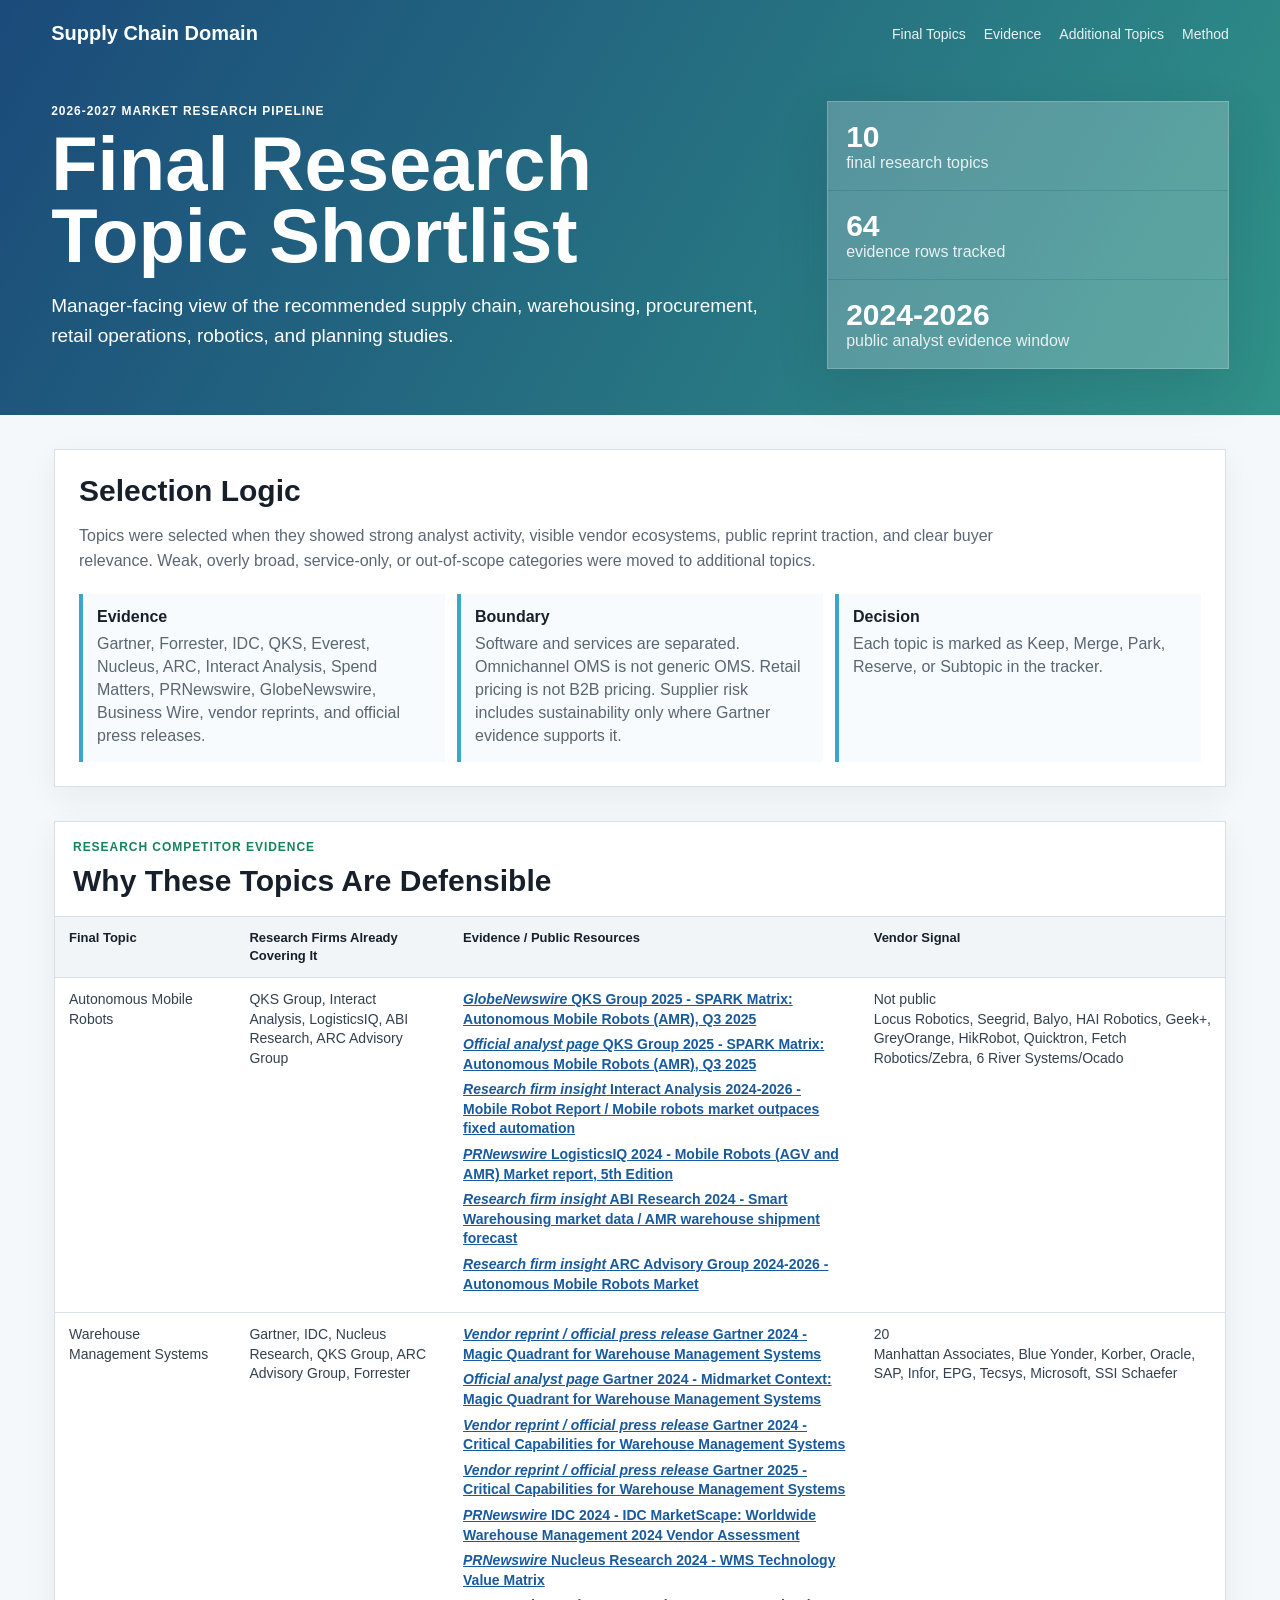
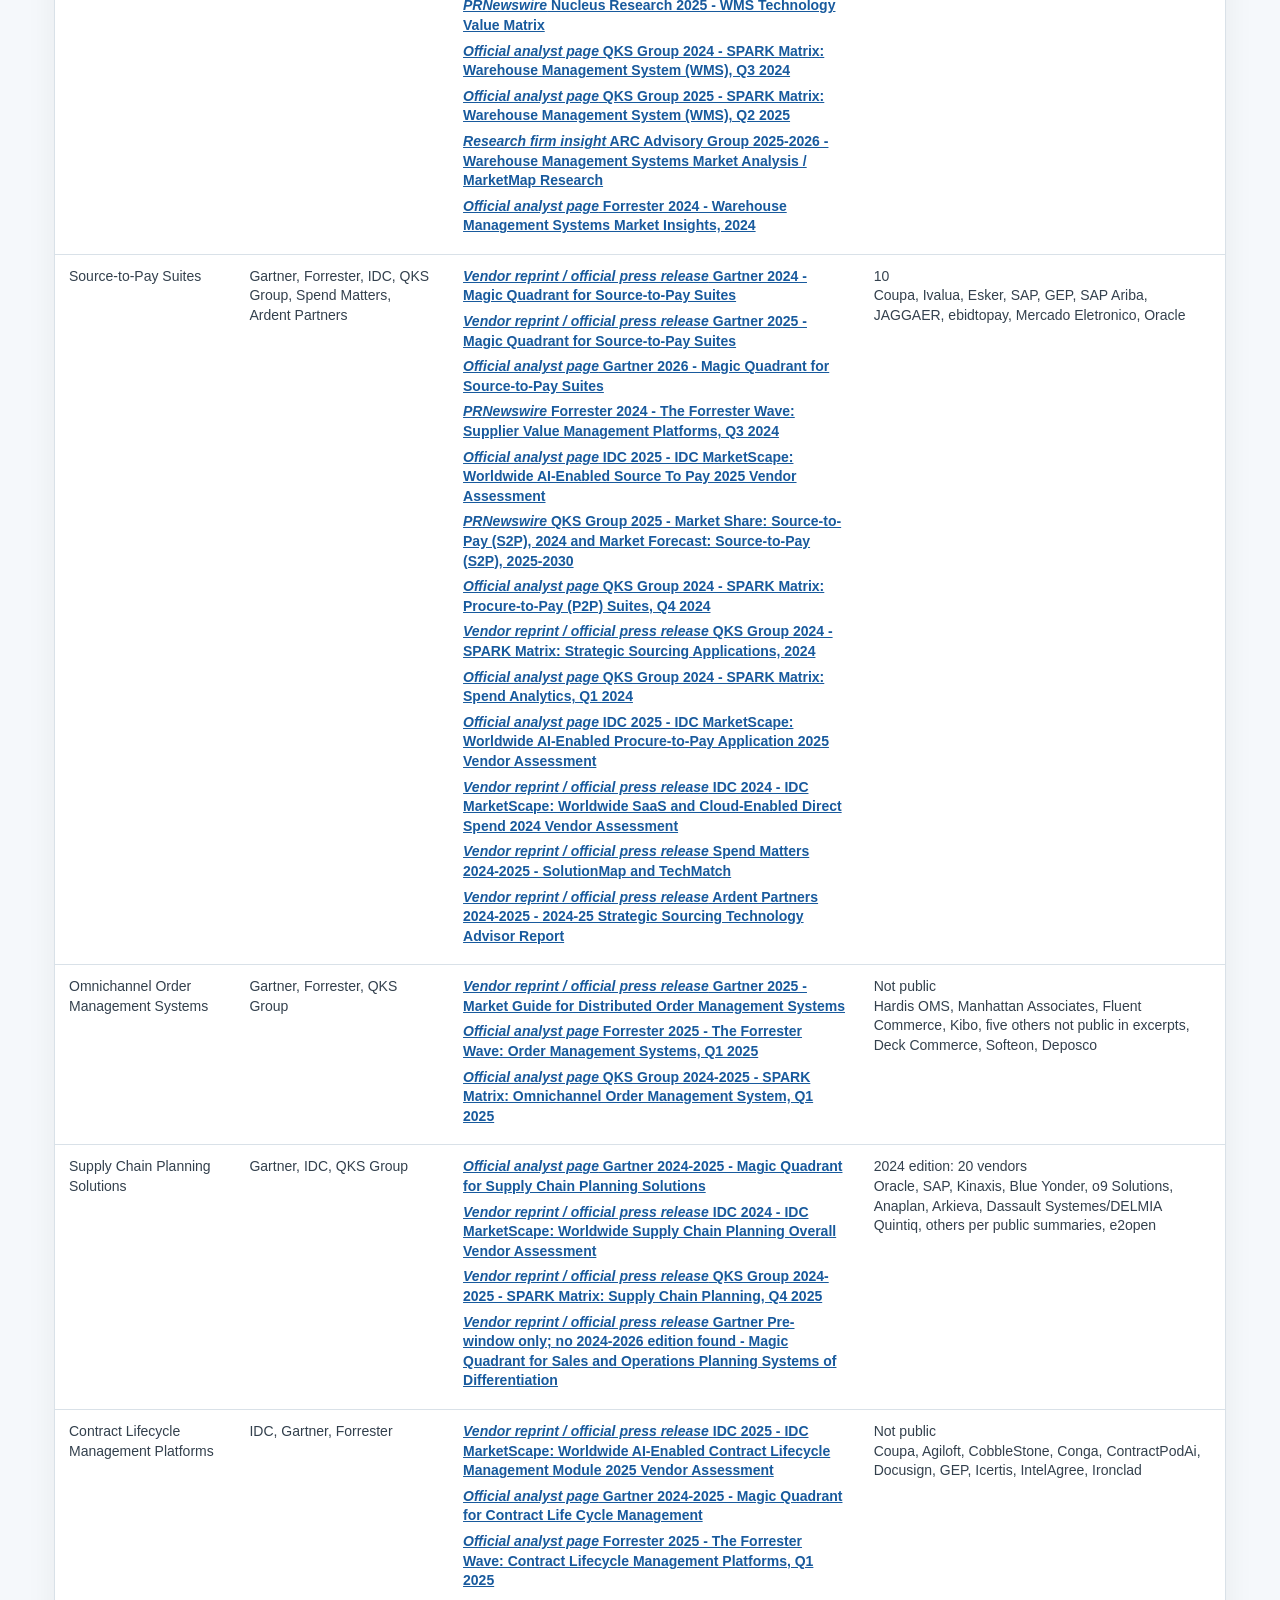
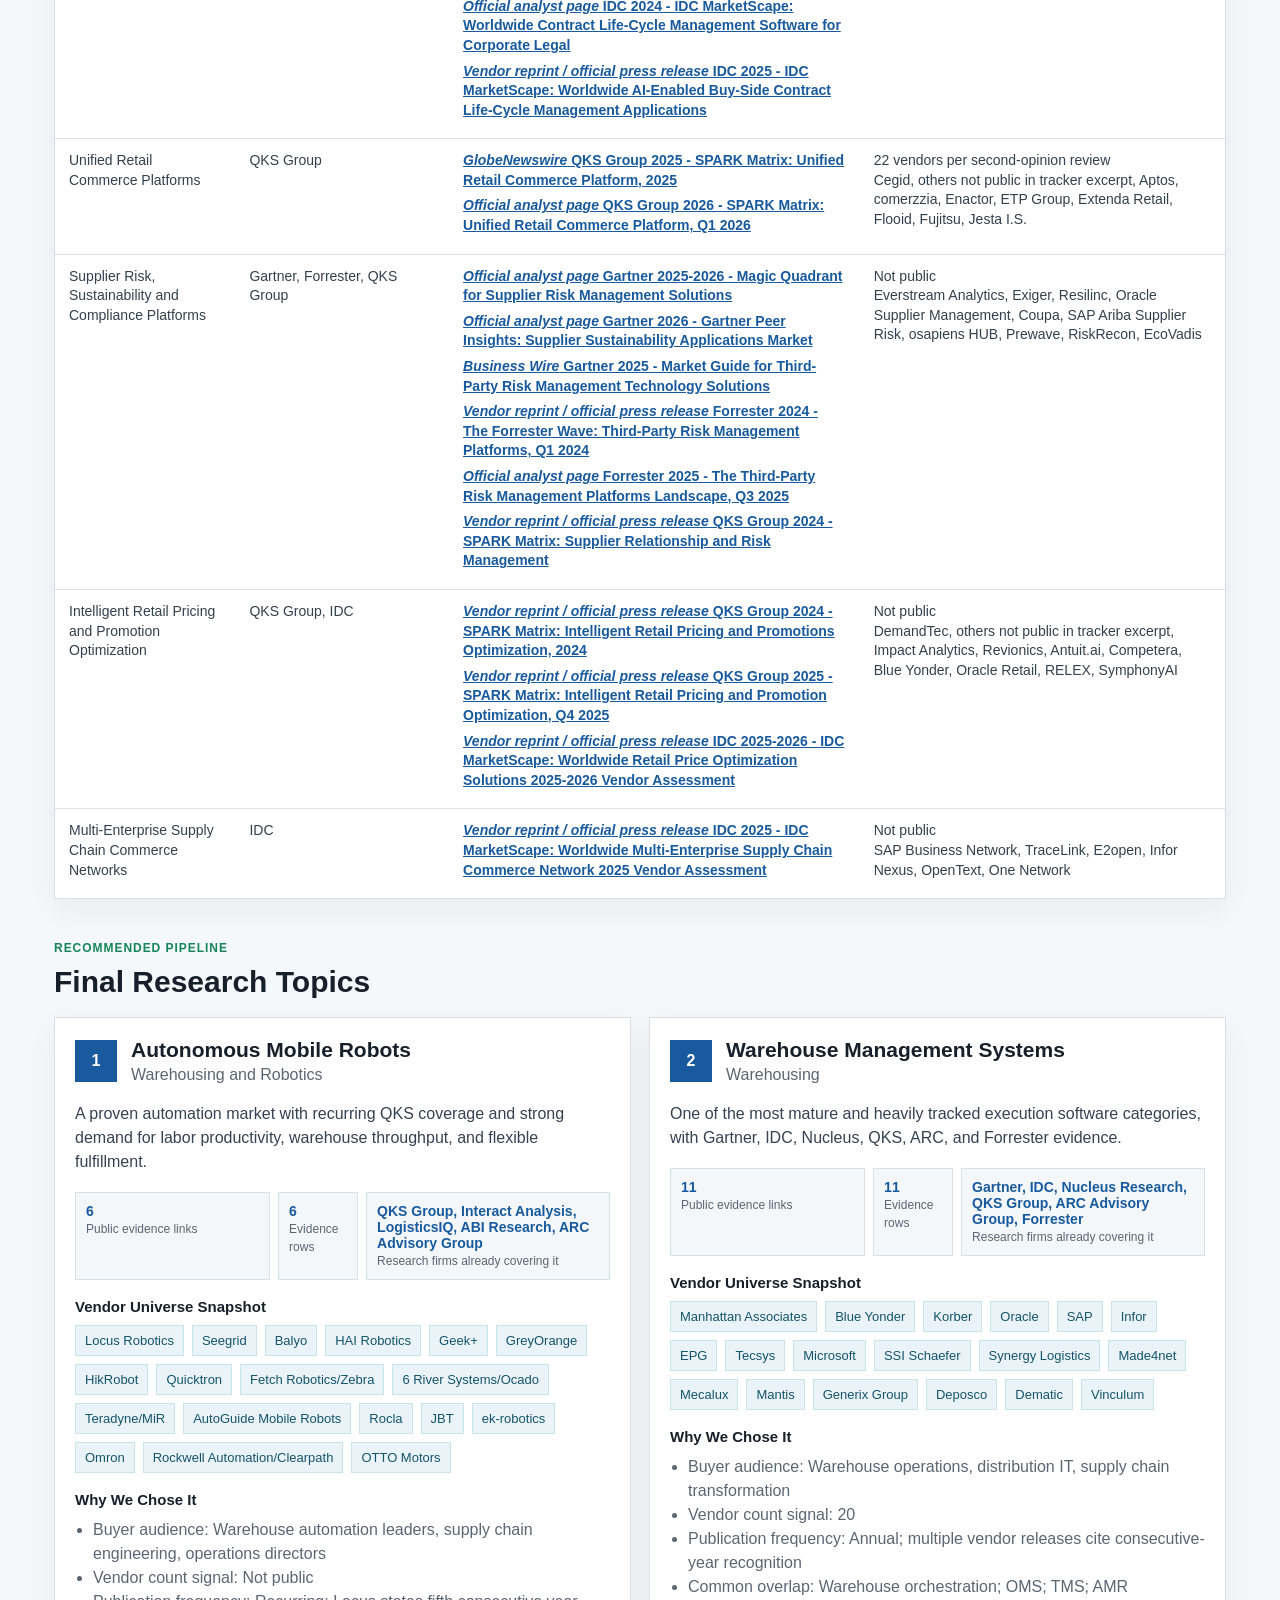
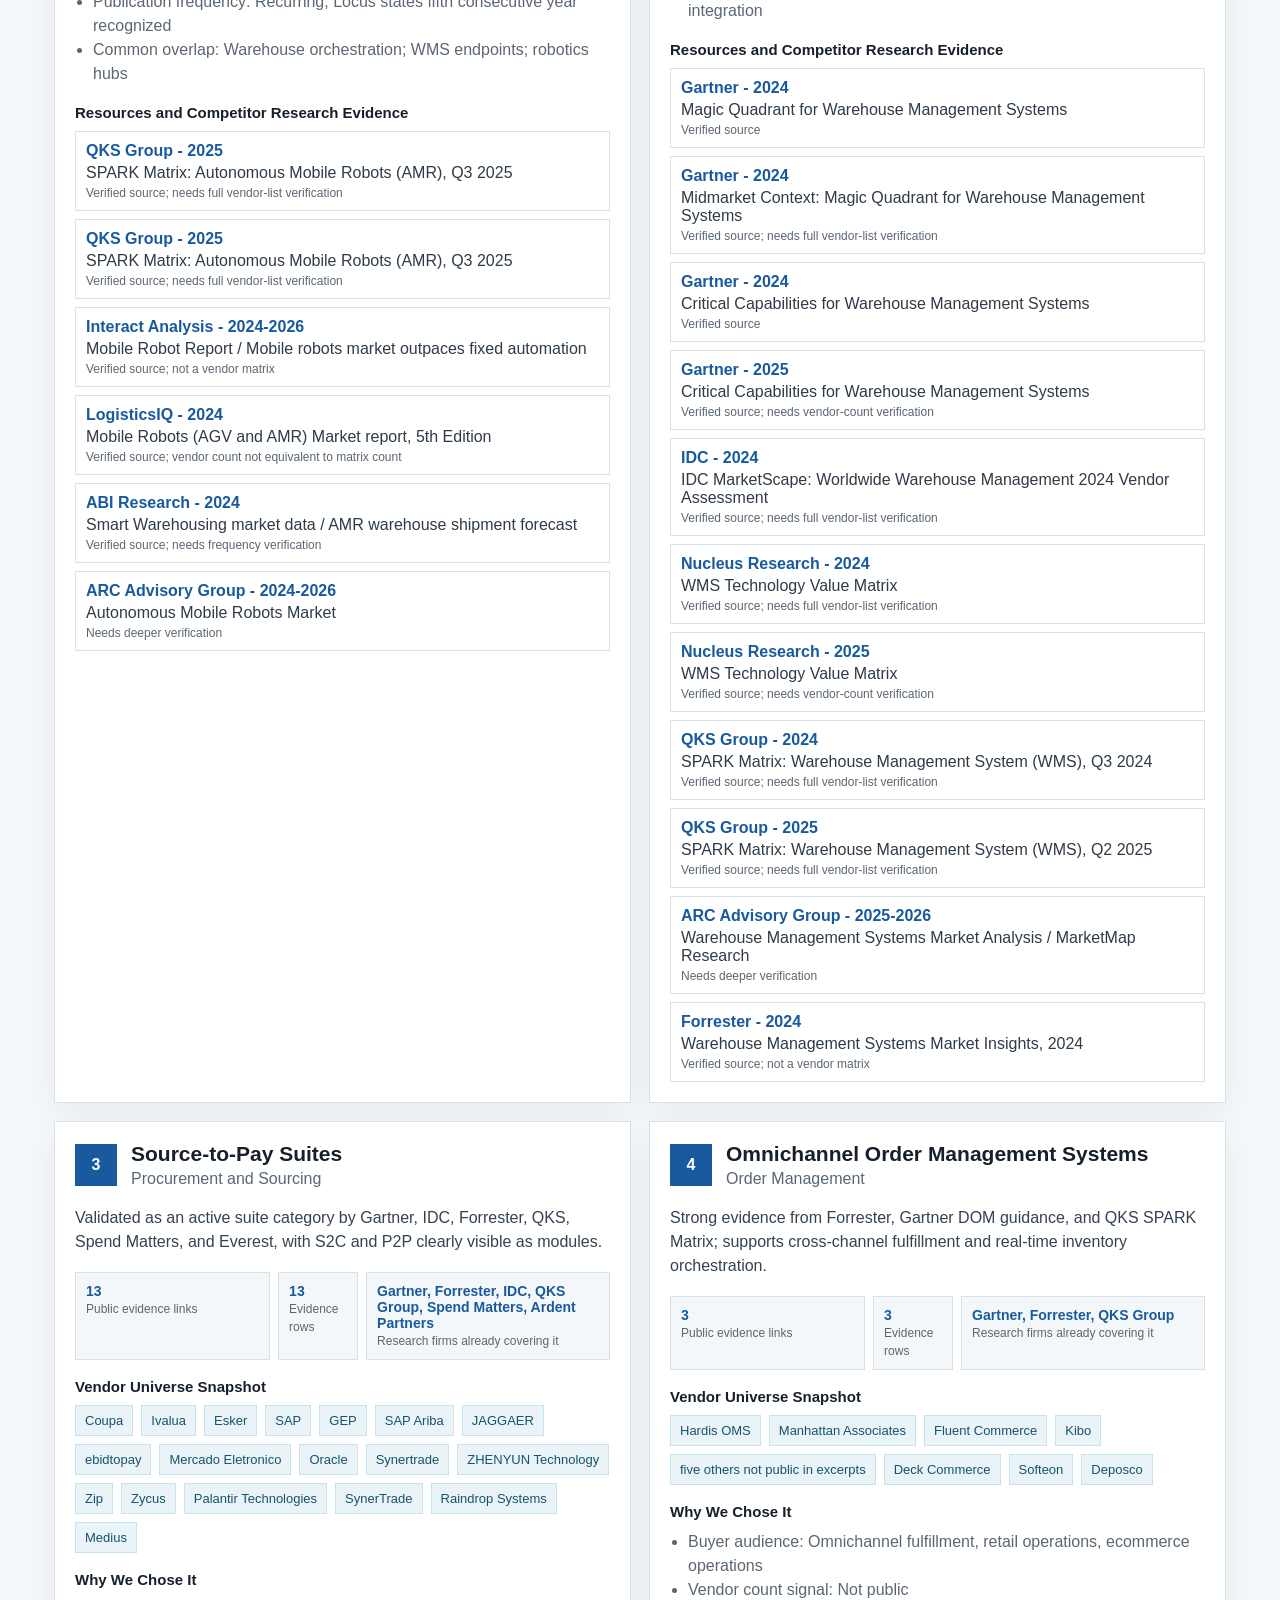
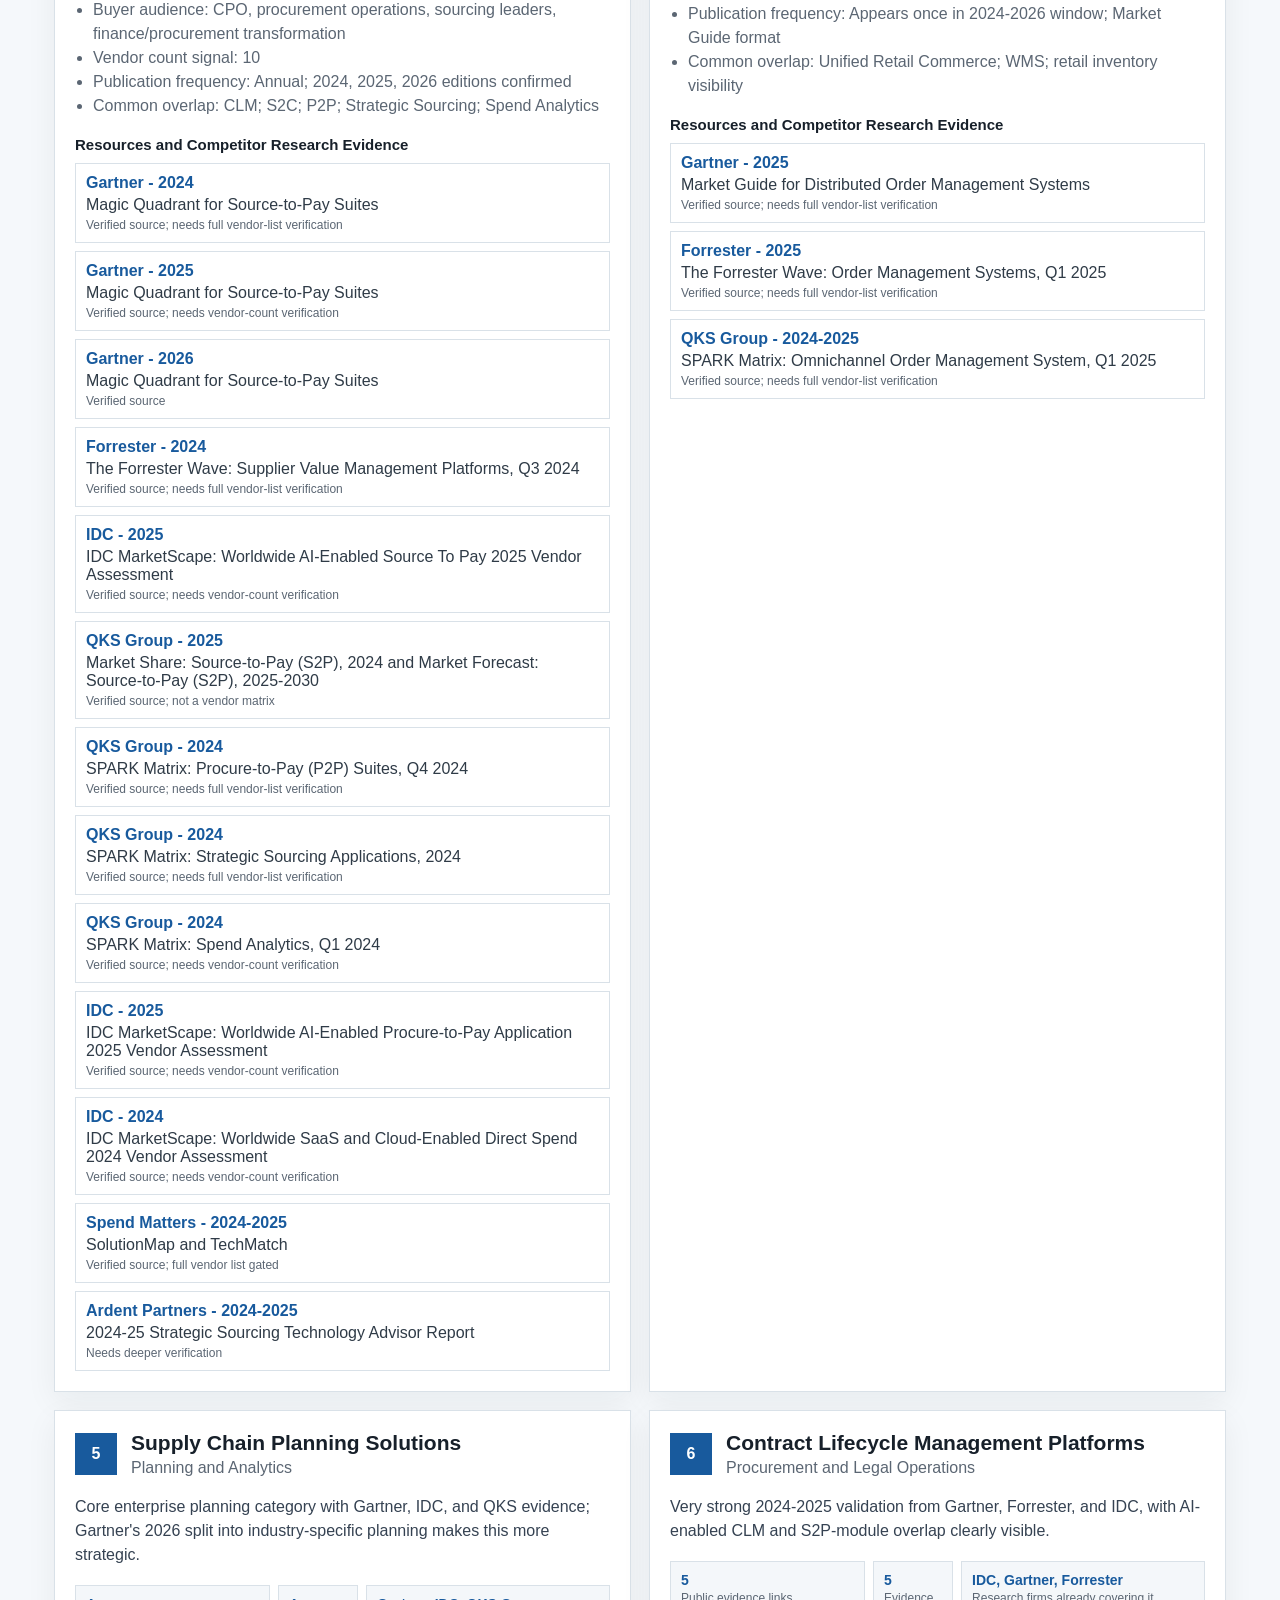
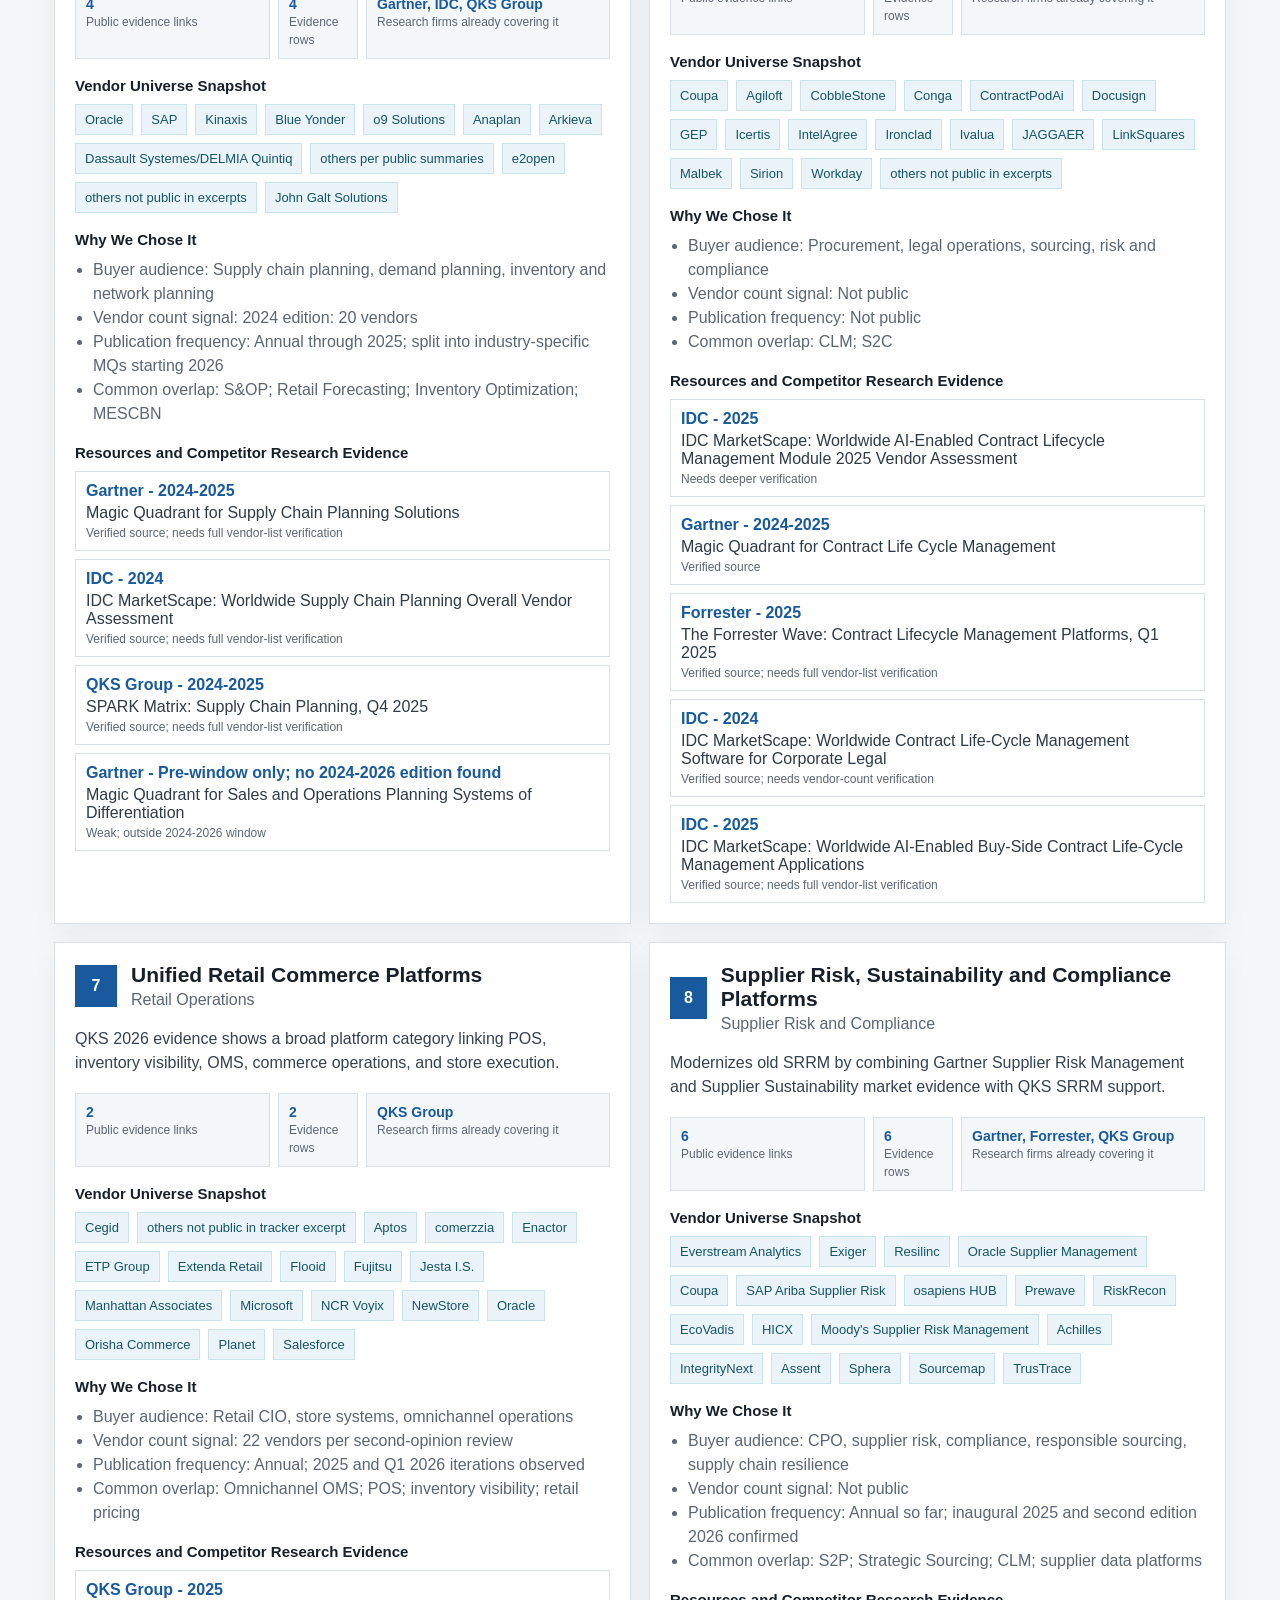
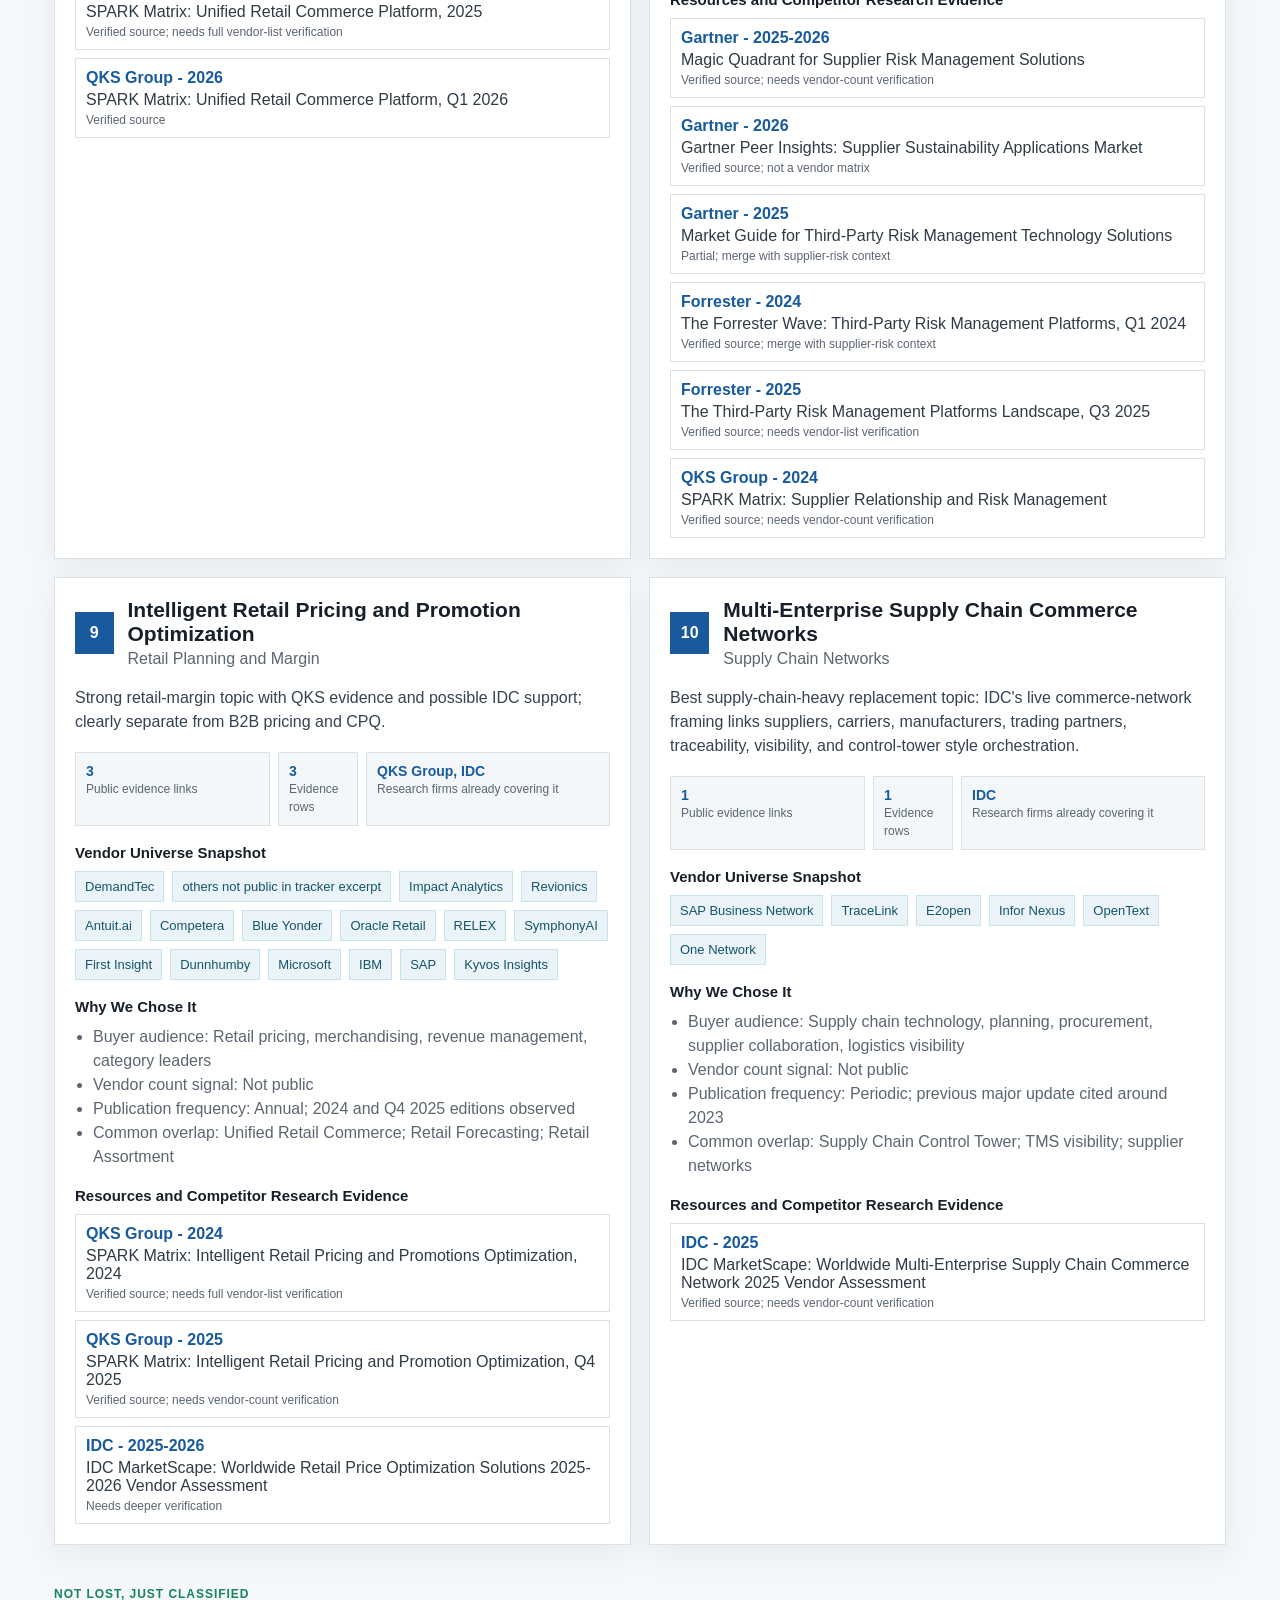
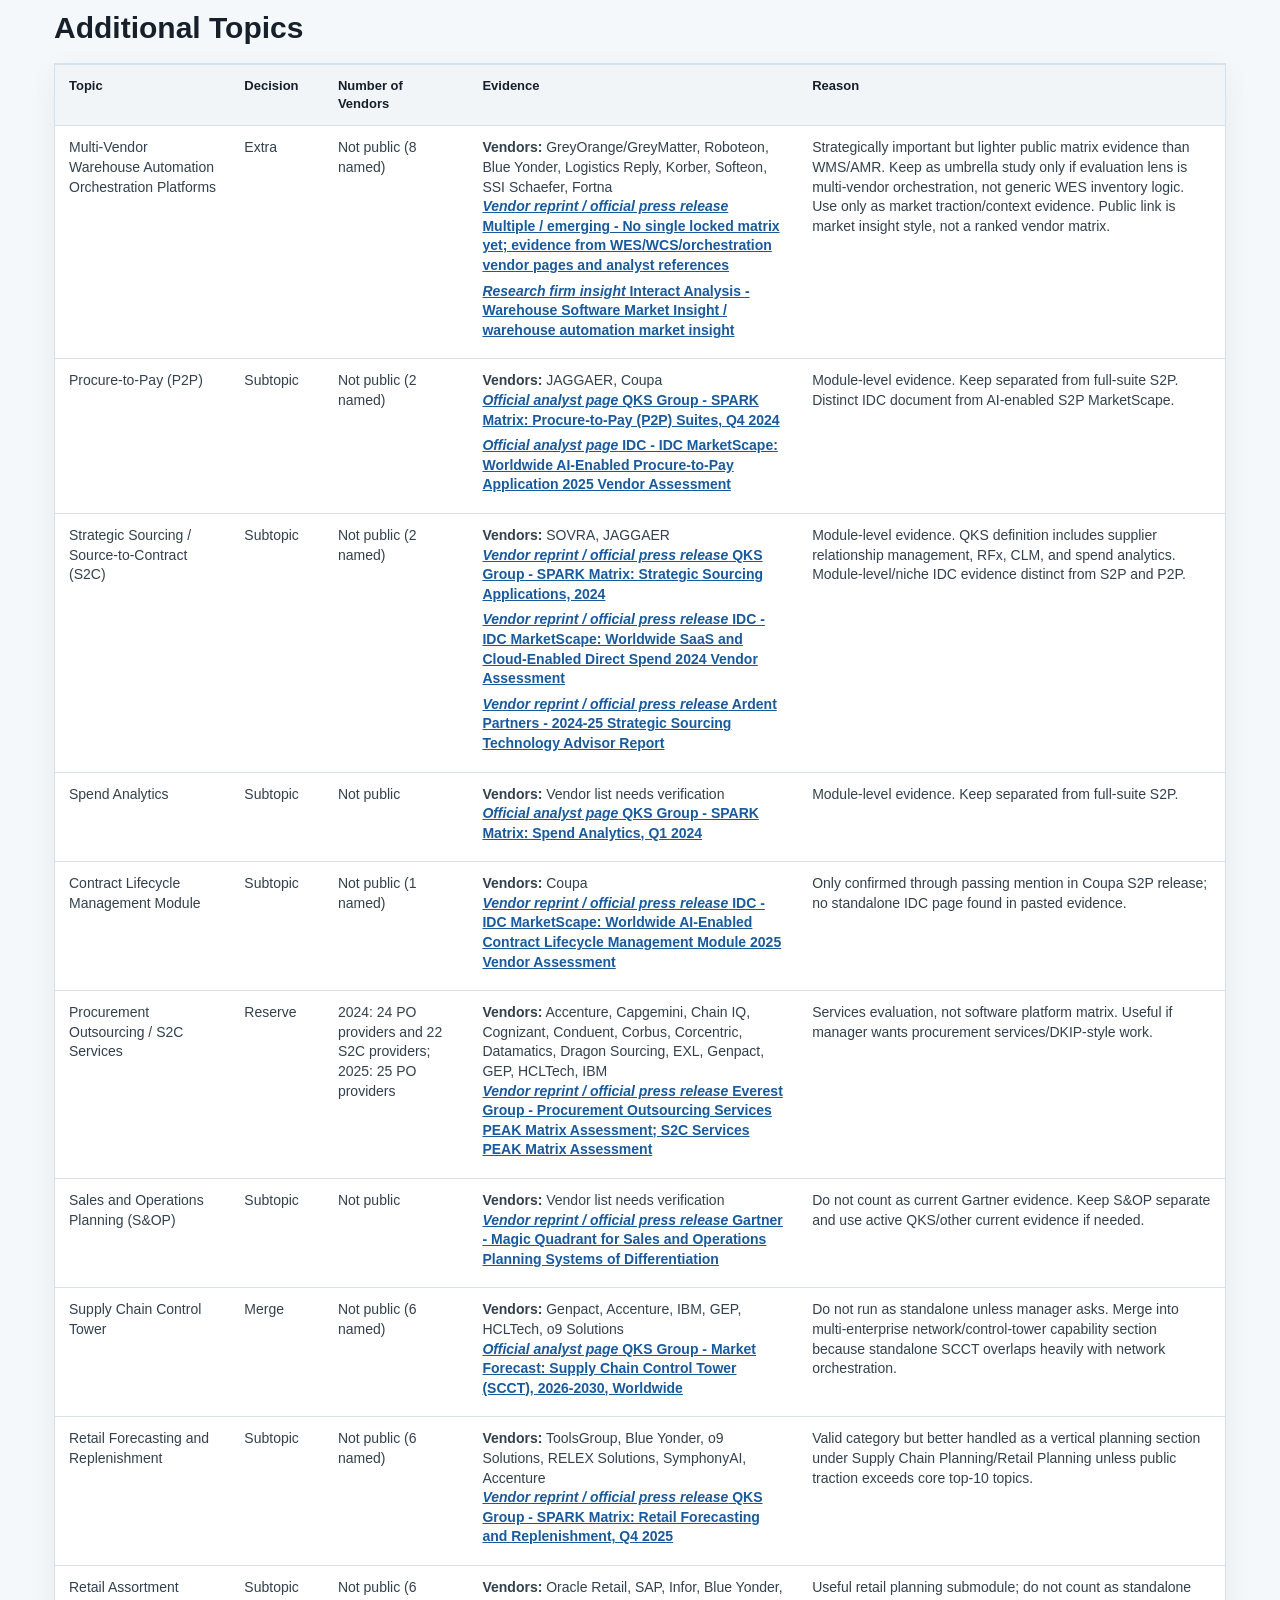
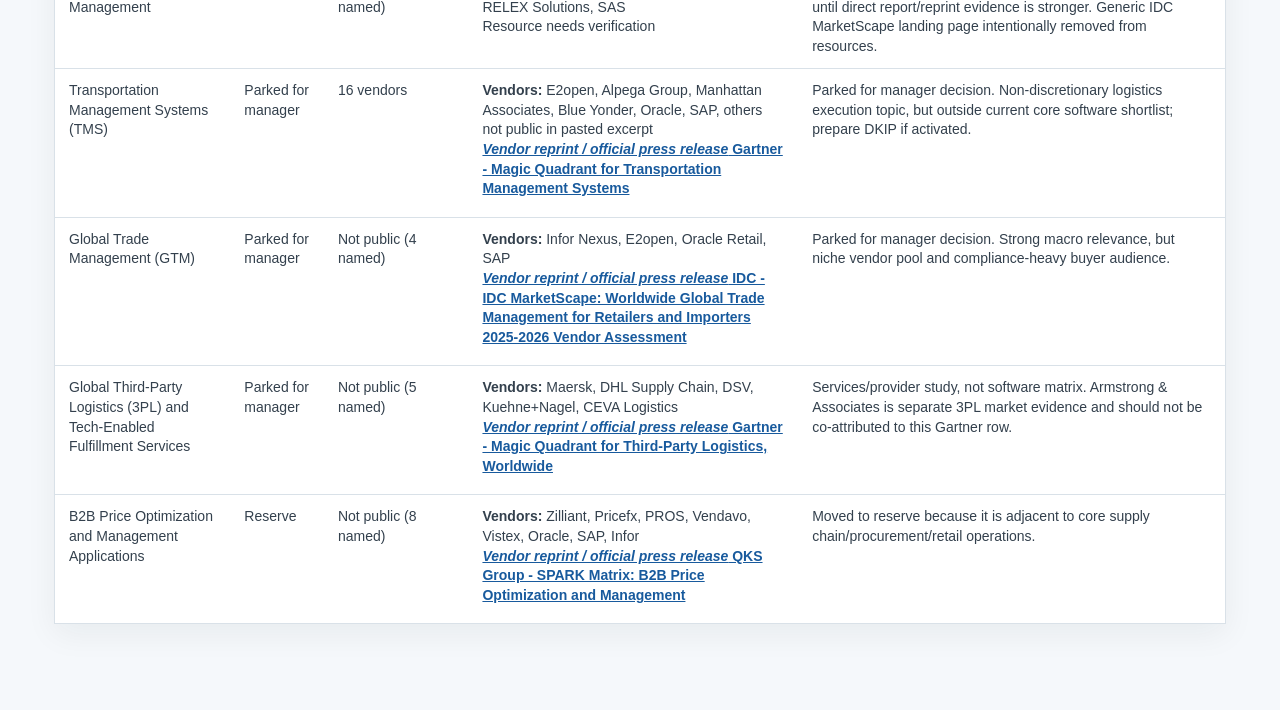
<file: supply-chain-domain/index.html>
<!doctype html>
<html lang="en">
<head>
  <meta charset="utf-8" />
  <meta name="viewport" content="width=device-width, initial-scale=1" />
  <title>Supply Chain Domain - Research Topics</title>
  <link rel="stylesheet" href="styles.css" />
</head>
<body>
  <header class="hero">
    <nav>
      <strong>Supply Chain Domain</strong>
      <div>
        <a href="#top10">Final Topics</a>
        <a href="#evidence">Evidence</a>
        <a href="#additional">Additional Topics</a>
        <a href="#method">Method</a>
      </div>
    </nav>
    <div class="hero-grid">
      <div>
        <p class="eyebrow">2026-2027 Market Research Pipeline</p>
        <h1>Final Research Topic Shortlist</h1>
        <p class="lead">Manager-facing view of the recommended supply chain, warehousing, procurement, retail operations, robotics, and planning studies.</p>
      </div>
      <div class="summary-panel">
        <div><strong>10</strong><span>final research topics</span></div>
        <div><strong>64</strong><span>evidence rows tracked</span></div>
        <div><strong>2024-2026</strong><span>public analyst evidence window</span></div>
      </div>
    </div>
  </header>

  <main>
    <section class="intro" id="method">
      <h2>Selection Logic</h2>
      <p>Topics were selected when they showed strong analyst activity, visible vendor ecosystems, public reprint traction, and clear buyer relevance. Weak, overly broad, service-only, or out-of-scope categories were moved to additional topics.</p>
      <div class="method-grid">
        <div><strong>Evidence</strong><span>Gartner, Forrester, IDC, QKS, Everest, Nucleus, ARC, Interact Analysis, Spend Matters, PRNewswire, GlobeNewswire, Business Wire, vendor reprints, and official press releases.</span></div>
        <div><strong>Boundary</strong><span>Software and services are separated. Omnichannel OMS is not generic OMS. Retail pricing is not B2B pricing. Supplier risk includes sustainability only where Gartner evidence supports it.</span></div>
        <div><strong>Decision</strong><span>Each topic is marked as Keep, Merge, Park, Reserve, or Subtopic in the tracker.</span></div>
      </div>
    </section>

    
    <section class="evidence-summary" id="evidence">
      <div class="section-head">
        <p class="eyebrow">Research Competitor Evidence</p>
        <h2>Why These Topics Are Defensible</h2>
      </div>
      <table>
        <thead>
          <tr><th>Final Topic</th><th>Research Firms Already Covering It</th><th>Evidence / Public Resources</th><th>Vendor Signal</th></tr>
        </thead>
        <tbody>
          
              <tr>
                <td>Autonomous Mobile Robots</td>
                <td>QKS Group, Interact Analysis, LogisticsIQ, ABI Research, ARC Advisory Group</td>
                <td><a href="https://www.globenewswire.com/news-release/2025/09/30/3158433/0/en/Locus-Robotics-Named-Global-Leader-and-Emerging-Innovator-in-QKS-SPARK-Matrix-Autonomous-Mobile-Robots-AMR-2025.html" target="_blank" rel="noreferrer"><em>GlobeNewswire</em> QKS Group 2025 - SPARK Matrix: Autonomous Mobile Robots (AMR), Q3 2025</a><br><a href="https://qksgroup.com/market-research/spark-matrix-autonomous-mobile-robots-amr-q3-2025-9093" target="_blank" rel="noreferrer"><em>Official analyst page</em> QKS Group 2025 - SPARK Matrix: Autonomous Mobile Robots (AMR), Q3 2025</a><br><a href="https://interactanalysis.com/mobile-robots-market-outpaces-fixed-automation/" target="_blank" rel="noreferrer"><em>Research firm insight</em> Interact Analysis 2024-2026 - Mobile Robot Report / Mobile robots market outpaces fixed automation</a><br><a href="https://www.prnewswire.com/news-releases/mobile-robots-agv-and-amr-market-to-reach-22-billion-by-2030-with-an-18-growth-rate-for-agvs-and-30-for-amrs---logisticsiq-302252775.html" target="_blank" rel="noreferrer"><em>PRNewswire</em> LogisticsIQ 2024 - Mobile Robots (AGV and AMR) Market report, 5th Edition</a><br><a href="https://www.abiresearch.com/press/autonomous-mobile-robots-warehouse-shipments-to-grow-at-a-global-cagr-of-25-to-2030-as-solutions-expand-to-new-form-factors" target="_blank" rel="noreferrer"><em>Research firm insight</em> ABI Research 2024 - Smart Warehousing market data / AMR warehouse shipment forecast</a><br><a href="https://www.arcweb.com/market-analysis/autonomous-mobile-robots" target="_blank" rel="noreferrer"><em>Research firm insight</em> ARC Advisory Group 2024-2026 - Autonomous Mobile Robots Market</a></td>
                <td>Not public<br>Locus Robotics, Seegrid, Balyo, HAI Robotics, Geek+, GreyOrange, HikRobot, Quicktron, Fetch Robotics/Zebra, 6 River Systems/Ocado</td>
              </tr>
            
              <tr>
                <td>Warehouse Management Systems</td>
                <td>Gartner, IDC, Nucleus Research, QKS Group, ARC Advisory Group, Forrester</td>
                <td><a href="https://solutionsreview.com/enterprise-resource-planning/key-takeaways-2024-magic-quadrant-for-warehouse-management-systems/" target="_blank" rel="noreferrer"><em>Vendor reprint / official press release</em> Gartner 2024 - Magic Quadrant for Warehouse Management Systems</a><br><a href="https://www.gartner.com/en/documents/5781615" target="_blank" rel="noreferrer"><em>Official analyst page</em> Gartner 2024 - Midmarket Context: Magic Quadrant for Warehouse Management Systems</a><br><a href="https://www.manh.com/our-insights/resources/research-reports/2024-gartner-wms-critical-capabilities-report" target="_blank" rel="noreferrer"><em>Vendor reprint / official press release</em> Gartner 2024 - Critical Capabilities for Warehouse Management Systems</a><br><a href="https://www.softeon.com/gartner-critical-capabilities-wms-report-2024/" target="_blank" rel="noreferrer"><em>Vendor reprint / official press release</em> Gartner 2025 - Critical Capabilities for Warehouse Management Systems</a><br><a href="https://www.prnewswire.com/news-releases/tecsys-named-a-major-player-in-the-2024-idc-marketscape-for-worldwide-warehouse-management-302105126.html" target="_blank" rel="noreferrer"><em>PRNewswire</em> IDC 2024 - IDC MarketScape: Worldwide Warehouse Management 2024 Vendor Assessment</a><br><a href="https://www.prnewswire.com/news-releases/nucleus-research-releases-2024-warehouse-management-systems-technology-value-matrix-302302773.html" target="_blank" rel="noreferrer"><em>PRNewswire</em> Nucleus Research 2024 - WMS Technology Value Matrix</a><br><a href="https://www.prnewswire.com/news-releases/nucleus-research-releases-2025-wms-technology-value-matrix-302611713.html" target="_blank" rel="noreferrer"><em>PRNewswire</em> Nucleus Research 2025 - WMS Technology Value Matrix</a><br><a href="https://qksgroup.com/market-research/spark-matrix-warehouse-management-system-wms-q3-2024-8006" target="_blank" rel="noreferrer"><em>Official analyst page</em> QKS Group 2024 - SPARK Matrix: Warehouse Management System (WMS), Q3 2024</a><br><a href="https://qksgroup.com/market-research/spark-matrix-warehouse-management-system-wms-q2-2025-8959" target="_blank" rel="noreferrer"><em>Official analyst page</em> QKS Group 2025 - SPARK Matrix: Warehouse Management System (WMS), Q2 2025</a><br><a href="https://www.arcweb.com/press/arc-initiates-marketmap-research-warehouse-management-systems" target="_blank" rel="noreferrer"><em>Research firm insight</em> ARC Advisory Group 2025-2026 - Warehouse Management Systems Market Analysis / MarketMap Research</a><br><a href="https://www.forrester.com/report/warehouse-management-systems-market-insights-2024/RES181815" target="_blank" rel="noreferrer"><em>Official analyst page</em> Forrester 2024 - Warehouse Management Systems Market Insights, 2024</a></td>
                <td>20<br>Manhattan Associates, Blue Yonder, Korber, Oracle, SAP, Infor, EPG, Tecsys, Microsoft, SSI Schaefer</td>
              </tr>
            
              <tr>
                <td>Source-to-Pay Suites</td>
                <td>Gartner, Forrester, IDC, QKS Group, Spend Matters, Ardent Partners</td>
                <td><a href="https://www.coupa.com/newsroom/coupa-named-leader-inaugural-2024-gartner-magic-quadrant-for-source-pay/" target="_blank" rel="noreferrer"><em>Vendor reprint / official press release</em> Gartner 2024 - Magic Quadrant for Source-to-Pay Suites</a><br><a href="https://news.sap.com/2025/03/sap-a-leader-gartner-magic-quadrant-source-to-pay-suites/" target="_blank" rel="noreferrer"><em>Vendor reprint / official press release</em> Gartner 2025 - Magic Quadrant for Source-to-Pay Suites</a><br><a href="https://www.gartner.com/en/documents/7337530" target="_blank" rel="noreferrer"><em>Official analyst page</em> Gartner 2026 - Magic Quadrant for Source-to-Pay Suites</a><br><a href="https://www.prnewswire.com/news-releases/ivalua-recognized-as-a-leader-in-supplier-value-management-platforms-q3-2024-report-302250416.html" target="_blank" rel="noreferrer"><em>PRNewswire</em> Forrester 2024 - The Forrester Wave: Supplier Value Management Platforms, Q3 2024</a><br><a href="https://my.idc.com/getdoc.jsp?containerId=US53561525" target="_blank" rel="noreferrer"><em>Official analyst page</em> IDC 2025 - IDC MarketScape: Worldwide AI-Enabled Source To Pay 2025 Vendor Assessment</a><br><a href="https://www.prnewswire.com/news-releases/source-to-pay-s2p-market-disruptions-the-2-1-billion-opportunity-vendors-cant-afford-to-miss-302422052.html" target="_blank" rel="noreferrer"><em>PRNewswire</em> QKS Group 2025 - Market Share: Source-to-Pay (S2P), 2024 and Market Forecast: Source-to-Pay (S2P), 2025-2030</a><br><a href="https://qksgroup.com/market-research/spark-matrix-procure-to-pay-p2p-suites-q4-2024-8244" target="_blank" rel="noreferrer"><em>Official analyst page</em> QKS Group 2024 - SPARK Matrix: Procure-to-Pay (P2P) Suites, Q4 2024</a><br><a href="https://www.prweb.com/releases/sovra-positioned-as-the-leader-in-the-2024-spark-matrix-for-strategic-sourcing-applications-by-qks-group-302358802.html" target="_blank" rel="noreferrer"><em>Vendor reprint / official press release</em> QKS Group 2024 - SPARK Matrix: Strategic Sourcing Applications, 2024</a><br><a href="https://qksgroup.com/market-research/spark-matrix-spend-analytics-q1-2024-4842" target="_blank" rel="noreferrer"><em>Official analyst page</em> QKS Group 2024 - SPARK Matrix: Spend Analytics, Q1 2024</a><br><a href="https://my.idc.com/getdoc.jsp?containerId=US53575025" target="_blank" rel="noreferrer"><em>Official analyst page</em> IDC 2025 - IDC MarketScape: Worldwide AI-Enabled Procure-to-Pay Application 2025 Vendor Assessment</a><br><a href="https://www.jaggaer.com/press-release/jaggaer-named-a-leader-in-idc-marketscape-2024" target="_blank" rel="noreferrer"><em>Vendor reprint / official press release</em> IDC 2024 - IDC MarketScape: Worldwide SaaS and Cloud-Enabled Direct Spend 2024 Vendor Assessment</a><br><a href="https://spendmatters.com/2025/09/23/fall-2025-solutionmap-released/" target="_blank" rel="noreferrer"><em>Vendor reprint / official press release</em> Spend Matters 2024-2025 - SolutionMap and TechMatch</a><br><a href="https://ardentpartners.com/product-tag/procurement/" target="_blank" rel="noreferrer"><em>Vendor reprint / official press release</em> Ardent Partners 2024-2025 - 2024-25 Strategic Sourcing Technology Advisor Report</a></td>
                <td>10<br>Coupa, Ivalua, Esker, SAP, GEP, SAP Ariba, JAGGAER, ebidtopay, Mercado Eletronico, Oracle</td>
              </tr>
            
              <tr>
                <td>Omnichannel Order Management Systems</td>
                <td>Gartner, Forrester, QKS Group</td>
                <td><a href="https://www.hardis-oms.com/2025/07/03/gartner-2025-market-guide-dist-order-management/" target="_blank" rel="noreferrer"><em>Vendor reprint / official press release</em> Gartner 2025 - Market Guide for Distributed Order Management Systems</a><br><a href="https://www.forrester.com/report/the-forrester-wave-tm-order-management-systems-q1-2025/RES181893" target="_blank" rel="noreferrer"><em>Official analyst page</em> Forrester 2025 - The Forrester Wave: Order Management Systems, Q1 2025</a><br><a href="https://qksgroup.com/market-research/spark-matrix-omnichannel-order-management-system-q1-2025-8464" target="_blank" rel="noreferrer"><em>Official analyst page</em> QKS Group 2024-2025 - SPARK Matrix: Omnichannel Order Management System, Q1 2025</a></td>
                <td>Not public<br>Hardis OMS, Manhattan Associates, Fluent Commerce, Kibo, five others not public in excerpts, Deck Commerce, Softeon, Deposco</td>
              </tr>
            
              <tr>
                <td>Supply Chain Planning Solutions</td>
                <td>Gartner, IDC, QKS Group</td>
                <td><a href="https://www.gartner.com/en/documents/5374263" target="_blank" rel="noreferrer"><em>Official analyst page</em> Gartner 2024-2025 - Magic Quadrant for Supply Chain Planning Solutions</a><br><a href="https://www.e2open.com/resources/2024-idc-marketscape-worldwide-supply-chain-planning/" target="_blank" rel="noreferrer"><em>Vendor reprint / official press release</em> IDC 2024 - IDC MarketScape: Worldwide Supply Chain Planning Overall Vendor Assessment</a><br><a href="https://johngalt.com/learn/analyst-report/read-qks-groups-spark-matrix-supply-chain-planning-2025" target="_blank" rel="noreferrer"><em>Vendor reprint / official press release</em> QKS Group 2024-2025 - SPARK Matrix: Supply Chain Planning, Q4 2025</a><br><a href="https://www.kinaxis.com/en/about-us/gartner-magic-quadrant-supply-chain-planning-solutions" target="_blank" rel="noreferrer"><em>Vendor reprint / official press release</em> Gartner Pre-window only; no 2024-2026 edition found - Magic Quadrant for Sales and Operations Planning Systems of Differentiation</a></td>
                <td>2024 edition: 20 vendors<br>Oracle, SAP, Kinaxis, Blue Yonder, o9 Solutions, Anaplan, Arkieva, Dassault Systemes/DELMIA Quintiq, others per public summaries, e2open</td>
              </tr>
            
              <tr>
                <td>Contract Lifecycle Management Platforms</td>
                <td>IDC, Gartner, Forrester</td>
                <td><a href="https://www.coupa.com/newsroom/coupa-named-a-leader-in-the-idc-marketscape-worldwide-ai-enabled-source-to-pay-2025-vendor-assessment/" target="_blank" rel="noreferrer"><em>Vendor reprint / official press release</em> IDC 2025 - IDC MarketScape: Worldwide AI-Enabled Contract Lifecycle Management Module 2025 Vendor Assessment</a><br><a href="https://www.gartner.com/en/documents/7159730" target="_blank" rel="noreferrer"><em>Official analyst page</em> Gartner 2024-2025 - Magic Quadrant for Contract Life Cycle Management</a><br><a href="https://www.forrester.com/report/the-forrester-wave-tm-contract-lifecycle-management-platforms-q1-2025/RES181997" target="_blank" rel="noreferrer"><em>Official analyst page</em> Forrester 2025 - The Forrester Wave: Contract Lifecycle Management Platforms, Q1 2025</a><br><a href="https://www.idc.com/getdoc.jsp?containerId=US51541124&amp;pageType=PRINTFRIENDLY" target="_blank" rel="noreferrer"><em>Official analyst page</em> IDC 2024 - IDC MarketScape: Worldwide Contract Life-Cycle Management Software for Corporate Legal</a><br><a href="https://www.sirion.ai/library/reports/idc-marketscape-buy-side-clm/" target="_blank" rel="noreferrer"><em>Vendor reprint / official press release</em> IDC 2025 - IDC MarketScape: Worldwide AI-Enabled Buy-Side Contract Life-Cycle Management Applications</a></td>
                <td>Not public<br>Coupa, Agiloft, CobbleStone, Conga, ContractPodAi, Docusign, GEP, Icertis, IntelAgree, Ironclad</td>
              </tr>
            
              <tr>
                <td>Unified Retail Commerce Platforms</td>
                <td>QKS Group</td>
                <td><a href="https://www.globenewswire.com/de/news-release/2025/05/23/3087554/0/en/cegid-positioned-as-the-leader-and-ace-performer-in-the-spark-matrixtm-unified-retail-commerce-platform-2025-by-qks-group.html" target="_blank" rel="noreferrer"><em>GlobeNewswire</em> QKS Group 2025 - SPARK Matrix: Unified Retail Commerce Platform, 2025</a><br><a href="https://qksgroup.com/market-research/spark-matrix-unified-retail-commerce-platform-q1-2026-10404" target="_blank" rel="noreferrer"><em>Official analyst page</em> QKS Group 2026 - SPARK Matrix: Unified Retail Commerce Platform, Q1 2026</a></td>
                <td>22 vendors per second-opinion review<br>Cegid, others not public in tracker excerpt, Aptos, comerzzia, Enactor, ETP Group, Extenda Retail, Flooid, Fujitsu, Jesta I.S.</td>
              </tr>
            
              <tr>
                <td>Supplier Risk, Sustainability and Compliance Platforms</td>
                <td>Gartner, Forrester, QKS Group</td>
                <td><a href="https://www.gartner.com/en/documents/7800353" target="_blank" rel="noreferrer"><em>Official analyst page</em> Gartner 2025-2026 - Magic Quadrant for Supplier Risk Management Solutions</a><br><a href="https://www.gartner.com/reviews/market/supplier-sustainability-applications" target="_blank" rel="noreferrer"><em>Official analyst page</em> Gartner 2026 - Gartner Peer Insights: Supplier Sustainability Applications Market</a><br><a href="https://www.businesswire.com/news/home/20250609137909/en/CyberSaint-Recognized-in-the-2025-Gartner-Market-Guide-for-Third-Party-Risk-Management-Technology-Solutions" target="_blank" rel="noreferrer"><em>Business Wire</em> Gartner 2025 - Market Guide for Third-Party Risk Management Technology Solutions</a><br><a href="https://info.processunity.com/forrester-wave-third-party-risk-management-platforms-2024.html" target="_blank" rel="noreferrer"><em>Vendor reprint / official press release</em> Forrester 2024 - The Forrester Wave: Third-Party Risk Management Platforms, Q1 2024</a><br><a href="https://www.forrester.com/report/the-third-party-risk-management-platforms-landscape-q3-2025/RES186268" target="_blank" rel="noreferrer"><em>Official analyst page</em> Forrester 2025 - The Third-Party Risk Management Platforms Landscape, Q3 2025</a><br><a href="https://synertrade.com/en/highlights/press-releases/2024/04/leader-in-the-2024-spark-matrix-for-srm-risk-management/" target="_blank" rel="noreferrer"><em>Vendor reprint / official press release</em> QKS Group 2024 - SPARK Matrix: Supplier Relationship and Risk Management</a></td>
                <td>Not public<br>Everstream Analytics, Exiger, Resilinc, Oracle Supplier Management, Coupa, SAP Ariba Supplier Risk, osapiens HUB, Prewave, RiskRecon, EcoVadis</td>
              </tr>
            
              <tr>
                <td>Intelligent Retail Pricing and Promotion Optimization</td>
                <td>QKS Group, IDC</td>
                <td><a href="https://www.demandtec.com/reports/demandtec-positioned-as-the-leader-in-the-2024-spark-matrix-intelligent-retail-pricing-promotions-optimization-by-qks-group/" target="_blank" rel="noreferrer"><em>Vendor reprint / official press release</em> QKS Group 2024 - SPARK Matrix: Intelligent Retail Pricing and Promotions Optimization, 2024</a><br><a href="https://www.demandtec.com/reports/redefining-the-future-of-retail-intelligence-demandtec-named-a-spark-matrix-leader/" target="_blank" rel="noreferrer"><em>Vendor reprint / official press release</em> QKS Group 2025 - SPARK Matrix: Intelligent Retail Pricing and Promotion Optimization, Q4 2025</a><br><a href="https://www.dunnhumby.com/price-promotion/" target="_blank" rel="noreferrer"><em>Vendor reprint / official press release</em> IDC 2025-2026 - IDC MarketScape: Worldwide Retail Price Optimization Solutions 2025-2026 Vendor Assessment</a></td>
                <td>Not public<br>DemandTec, others not public in tracker excerpt, Impact Analytics, Revionics, Antuit.ai, Competera, Blue Yonder, Oracle Retail, RELEX, SymphonyAI</td>
              </tr>
            
              <tr>
                <td>Multi-Enterprise Supply Chain Commerce Networks</td>
                <td>IDC</td>
                <td><a href="https://www.tracelink.com/about/news-room/tracelink-named-leader-idc-marketscape-worldwide-multi-enterprise-supply-chain-0" target="_blank" rel="noreferrer"><em>Vendor reprint / official press release</em> IDC 2025 - IDC MarketScape: Worldwide Multi-Enterprise Supply Chain Commerce Network 2025 Vendor Assessment</a></td>
                <td>Not public<br>SAP Business Network, TraceLink, E2open, Infor Nexus, OpenText, One Network</td>
              </tr>
            
        </tbody>
      </table>
    </section>
  

    <section id="top10">
      <div class="section-head">
        <p class="eyebrow">Recommended Pipeline</p>
        <h2>Final Research Topics</h2>
      </div>
      <div class="study-grid">
        
    <article class="study-card" id="amr">
      <div class="study-head">
        <span class="rank">1</span>
        <div>
          <h3>Autonomous Mobile Robots</h3>
          <p>Warehousing and Robotics</p>
        </div>
      </div>
      <p class="why">A proven automation market with recurring QKS coverage and strong demand for labor productivity, warehouse throughput, and flexible fulfillment.</p>
      <div class="metrics">
        <div><strong>6</strong><span>Public evidence links</span></div>
        <div><strong>6</strong><span>Evidence rows</span></div>
        <div><strong>QKS Group, Interact Analysis, LogisticsIQ, ABI Research, ARC Advisory Group</strong><span>Research firms already covering it</span></div>
      </div>
      <section>
        <h4>Vendor Universe Snapshot</h4>
        <div class="chips">
          <span>Locus Robotics</span><span>Seegrid</span><span>Balyo</span><span>HAI Robotics</span><span>Geek+</span><span>GreyOrange</span><span>HikRobot</span><span>Quicktron</span><span>Fetch Robotics/Zebra</span><span>6 River Systems/Ocado</span><span>Teradyne/MiR</span><span>AutoGuide Mobile Robots</span><span>Rocla</span><span>JBT</span><span>ek-robotics</span><span>Omron</span><span>Rockwell Automation/Clearpath</span><span>OTTO Motors</span>
        </div>
      </section>
      <section>
        <h4>Why We Chose It</h4>
        <ul class="plain-list">
          <li>Buyer audience: Warehouse automation leaders, supply chain engineering, operations directors</li>
          <li>Vendor count signal: Not public</li>
          <li>Publication frequency: Recurring; Locus states fifth consecutive year recognized</li>
          <li>Common overlap: Warehouse orchestration; WMS endpoints; robotics hubs</li>
        </ul>
      </section>
      <section>
        <h4>Resources and Competitor Research Evidence</h4>
        <div class="resources">
          
            <a href="https://www.globenewswire.com/news-release/2025/09/30/3158433/0/en/Locus-Robotics-Named-Global-Leader-and-Emerging-Innovator-in-QKS-SPARK-Matrix-Autonomous-Mobile-Robots-AMR-2025.html" target="_blank" rel="noreferrer">
              <strong>QKS Group - 2025</strong>
              <span>SPARK Matrix: Autonomous Mobile Robots (AMR), Q3 2025</span>
              <em>Verified source; needs full vendor-list verification</em>
            </a>
          
            <a href="https://qksgroup.com/market-research/spark-matrix-autonomous-mobile-robots-amr-q3-2025-9093" target="_blank" rel="noreferrer">
              <strong>QKS Group - 2025</strong>
              <span>SPARK Matrix: Autonomous Mobile Robots (AMR), Q3 2025</span>
              <em>Verified source; needs full vendor-list verification</em>
            </a>
          
            <a href="https://interactanalysis.com/mobile-robots-market-outpaces-fixed-automation/" target="_blank" rel="noreferrer">
              <strong>Interact Analysis - 2024-2026</strong>
              <span>Mobile Robot Report / Mobile robots market outpaces fixed automation</span>
              <em>Verified source; not a vendor matrix</em>
            </a>
          
            <a href="https://www.prnewswire.com/news-releases/mobile-robots-agv-and-amr-market-to-reach-22-billion-by-2030-with-an-18-growth-rate-for-agvs-and-30-for-amrs---logisticsiq-302252775.html" target="_blank" rel="noreferrer">
              <strong>LogisticsIQ - 2024</strong>
              <span>Mobile Robots (AGV and AMR) Market report, 5th Edition</span>
              <em>Verified source; vendor count not equivalent to matrix count</em>
            </a>
          
            <a href="https://www.abiresearch.com/press/autonomous-mobile-robots-warehouse-shipments-to-grow-at-a-global-cagr-of-25-to-2030-as-solutions-expand-to-new-form-factors" target="_blank" rel="noreferrer">
              <strong>ABI Research - 2024</strong>
              <span>Smart Warehousing market data / AMR warehouse shipment forecast</span>
              <em>Verified source; needs frequency verification</em>
            </a>
          
            <a href="https://www.arcweb.com/market-analysis/autonomous-mobile-robots" target="_blank" rel="noreferrer">
              <strong>ARC Advisory Group - 2024-2026</strong>
              <span>Autonomous Mobile Robots Market</span>
              <em>Needs deeper verification</em>
            </a>
          
        </div>
      </section>
    </article>
    <article class="study-card" id="wms">
      <div class="study-head">
        <span class="rank">2</span>
        <div>
          <h3>Warehouse Management Systems</h3>
          <p>Warehousing</p>
        </div>
      </div>
      <p class="why">One of the most mature and heavily tracked execution software categories, with Gartner, IDC, Nucleus, QKS, ARC, and Forrester evidence.</p>
      <div class="metrics">
        <div><strong>11</strong><span>Public evidence links</span></div>
        <div><strong>11</strong><span>Evidence rows</span></div>
        <div><strong>Gartner, IDC, Nucleus Research, QKS Group, ARC Advisory Group, Forrester</strong><span>Research firms already covering it</span></div>
      </div>
      <section>
        <h4>Vendor Universe Snapshot</h4>
        <div class="chips">
          <span>Manhattan Associates</span><span>Blue Yonder</span><span>Korber</span><span>Oracle</span><span>SAP</span><span>Infor</span><span>EPG</span><span>Tecsys</span><span>Microsoft</span><span>SSI Schaefer</span><span>Synergy Logistics</span><span>Made4net</span><span>Mecalux</span><span>Mantis</span><span>Generix Group</span><span>Deposco</span><span>Dematic</span><span>Vinculum</span>
        </div>
      </section>
      <section>
        <h4>Why We Chose It</h4>
        <ul class="plain-list">
          <li>Buyer audience: Warehouse operations, distribution IT, supply chain transformation</li>
          <li>Vendor count signal: 20</li>
          <li>Publication frequency: Annual; multiple vendor releases cite consecutive-year recognition</li>
          <li>Common overlap: Warehouse orchestration; OMS; TMS; AMR integration</li>
        </ul>
      </section>
      <section>
        <h4>Resources and Competitor Research Evidence</h4>
        <div class="resources">
          
            <a href="https://solutionsreview.com/enterprise-resource-planning/key-takeaways-2024-magic-quadrant-for-warehouse-management-systems/" target="_blank" rel="noreferrer">
              <strong>Gartner - 2024</strong>
              <span>Magic Quadrant for Warehouse Management Systems</span>
              <em>Verified source</em>
            </a>
          
            <a href="https://www.gartner.com/en/documents/5781615" target="_blank" rel="noreferrer">
              <strong>Gartner - 2024</strong>
              <span>Midmarket Context: Magic Quadrant for Warehouse Management Systems</span>
              <em>Verified source; needs full vendor-list verification</em>
            </a>
          
            <a href="https://www.manh.com/our-insights/resources/research-reports/2024-gartner-wms-critical-capabilities-report" target="_blank" rel="noreferrer">
              <strong>Gartner - 2024</strong>
              <span>Critical Capabilities for Warehouse Management Systems</span>
              <em>Verified source</em>
            </a>
          
            <a href="https://www.softeon.com/gartner-critical-capabilities-wms-report-2024/" target="_blank" rel="noreferrer">
              <strong>Gartner - 2025</strong>
              <span>Critical Capabilities for Warehouse Management Systems</span>
              <em>Verified source; needs vendor-count verification</em>
            </a>
          
            <a href="https://www.prnewswire.com/news-releases/tecsys-named-a-major-player-in-the-2024-idc-marketscape-for-worldwide-warehouse-management-302105126.html" target="_blank" rel="noreferrer">
              <strong>IDC - 2024</strong>
              <span>IDC MarketScape: Worldwide Warehouse Management 2024 Vendor Assessment</span>
              <em>Verified source; needs full vendor-list verification</em>
            </a>
          
            <a href="https://www.prnewswire.com/news-releases/nucleus-research-releases-2024-warehouse-management-systems-technology-value-matrix-302302773.html" target="_blank" rel="noreferrer">
              <strong>Nucleus Research - 2024</strong>
              <span>WMS Technology Value Matrix</span>
              <em>Verified source; needs full vendor-list verification</em>
            </a>
          
            <a href="https://www.prnewswire.com/news-releases/nucleus-research-releases-2025-wms-technology-value-matrix-302611713.html" target="_blank" rel="noreferrer">
              <strong>Nucleus Research - 2025</strong>
              <span>WMS Technology Value Matrix</span>
              <em>Verified source; needs vendor-count verification</em>
            </a>
          
            <a href="https://qksgroup.com/market-research/spark-matrix-warehouse-management-system-wms-q3-2024-8006" target="_blank" rel="noreferrer">
              <strong>QKS Group - 2024</strong>
              <span>SPARK Matrix: Warehouse Management System (WMS), Q3 2024</span>
              <em>Verified source; needs full vendor-list verification</em>
            </a>
          
            <a href="https://qksgroup.com/market-research/spark-matrix-warehouse-management-system-wms-q2-2025-8959" target="_blank" rel="noreferrer">
              <strong>QKS Group - 2025</strong>
              <span>SPARK Matrix: Warehouse Management System (WMS), Q2 2025</span>
              <em>Verified source; needs full vendor-list verification</em>
            </a>
          
            <a href="https://www.arcweb.com/press/arc-initiates-marketmap-research-warehouse-management-systems" target="_blank" rel="noreferrer">
              <strong>ARC Advisory Group - 2025-2026</strong>
              <span>Warehouse Management Systems Market Analysis / MarketMap Research</span>
              <em>Needs deeper verification</em>
            </a>
          
            <a href="https://www.forrester.com/report/warehouse-management-systems-market-insights-2024/RES181815" target="_blank" rel="noreferrer">
              <strong>Forrester - 2024</strong>
              <span>Warehouse Management Systems Market Insights, 2024</span>
              <em>Verified source; not a vendor matrix</em>
            </a>
          
        </div>
      </section>
    </article>
    <article class="study-card" id="s2p">
      <div class="study-head">
        <span class="rank">3</span>
        <div>
          <h3>Source-to-Pay Suites</h3>
          <p>Procurement and Sourcing</p>
        </div>
      </div>
      <p class="why">Validated as an active suite category by Gartner, IDC, Forrester, QKS, Spend Matters, and Everest, with S2C and P2P clearly visible as modules.</p>
      <div class="metrics">
        <div><strong>13</strong><span>Public evidence links</span></div>
        <div><strong>13</strong><span>Evidence rows</span></div>
        <div><strong>Gartner, Forrester, IDC, QKS Group, Spend Matters, Ardent Partners</strong><span>Research firms already covering it</span></div>
      </div>
      <section>
        <h4>Vendor Universe Snapshot</h4>
        <div class="chips">
          <span>Coupa</span><span>Ivalua</span><span>Esker</span><span>SAP</span><span>GEP</span><span>SAP Ariba</span><span>JAGGAER</span><span>ebidtopay</span><span>Mercado Eletronico</span><span>Oracle</span><span>Synertrade</span><span>ZHENYUN Technology</span><span>Zip</span><span>Zycus</span><span>Palantir Technologies</span><span>SynerTrade</span><span>Raindrop Systems</span><span>Medius</span>
        </div>
      </section>
      <section>
        <h4>Why We Chose It</h4>
        <ul class="plain-list">
          <li>Buyer audience: CPO, procurement operations, sourcing leaders, finance/procurement transformation</li>
          <li>Vendor count signal: 10</li>
          <li>Publication frequency: Annual; 2024, 2025, 2026 editions confirmed</li>
          <li>Common overlap: CLM; S2C; P2P; Strategic Sourcing; Spend Analytics</li>
        </ul>
      </section>
      <section>
        <h4>Resources and Competitor Research Evidence</h4>
        <div class="resources">
          
            <a href="https://www.coupa.com/newsroom/coupa-named-leader-inaugural-2024-gartner-magic-quadrant-for-source-pay/" target="_blank" rel="noreferrer">
              <strong>Gartner - 2024</strong>
              <span>Magic Quadrant for Source-to-Pay Suites</span>
              <em>Verified source; needs full vendor-list verification</em>
            </a>
          
            <a href="https://news.sap.com/2025/03/sap-a-leader-gartner-magic-quadrant-source-to-pay-suites/" target="_blank" rel="noreferrer">
              <strong>Gartner - 2025</strong>
              <span>Magic Quadrant for Source-to-Pay Suites</span>
              <em>Verified source; needs vendor-count verification</em>
            </a>
          
            <a href="https://www.gartner.com/en/documents/7337530" target="_blank" rel="noreferrer">
              <strong>Gartner - 2026</strong>
              <span>Magic Quadrant for Source-to-Pay Suites</span>
              <em>Verified source</em>
            </a>
          
            <a href="https://www.prnewswire.com/news-releases/ivalua-recognized-as-a-leader-in-supplier-value-management-platforms-q3-2024-report-302250416.html" target="_blank" rel="noreferrer">
              <strong>Forrester - 2024</strong>
              <span>The Forrester Wave: Supplier Value Management Platforms, Q3 2024</span>
              <em>Verified source; needs full vendor-list verification</em>
            </a>
          
            <a href="https://my.idc.com/getdoc.jsp?containerId=US53561525" target="_blank" rel="noreferrer">
              <strong>IDC - 2025</strong>
              <span>IDC MarketScape: Worldwide AI-Enabled Source To Pay 2025 Vendor Assessment</span>
              <em>Verified source; needs vendor-count verification</em>
            </a>
          
            <a href="https://www.prnewswire.com/news-releases/source-to-pay-s2p-market-disruptions-the-2-1-billion-opportunity-vendors-cant-afford-to-miss-302422052.html" target="_blank" rel="noreferrer">
              <strong>QKS Group - 2025</strong>
              <span>Market Share: Source-to-Pay (S2P), 2024 and Market Forecast: Source-to-Pay (S2P), 2025-2030</span>
              <em>Verified source; not a vendor matrix</em>
            </a>
          
            <a href="https://qksgroup.com/market-research/spark-matrix-procure-to-pay-p2p-suites-q4-2024-8244" target="_blank" rel="noreferrer">
              <strong>QKS Group - 2024</strong>
              <span>SPARK Matrix: Procure-to-Pay (P2P) Suites, Q4 2024</span>
              <em>Verified source; needs full vendor-list verification</em>
            </a>
          
            <a href="https://www.prweb.com/releases/sovra-positioned-as-the-leader-in-the-2024-spark-matrix-for-strategic-sourcing-applications-by-qks-group-302358802.html" target="_blank" rel="noreferrer">
              <strong>QKS Group - 2024</strong>
              <span>SPARK Matrix: Strategic Sourcing Applications, 2024</span>
              <em>Verified source; needs full vendor-list verification</em>
            </a>
          
            <a href="https://qksgroup.com/market-research/spark-matrix-spend-analytics-q1-2024-4842" target="_blank" rel="noreferrer">
              <strong>QKS Group - 2024</strong>
              <span>SPARK Matrix: Spend Analytics, Q1 2024</span>
              <em>Verified source; needs vendor-count verification</em>
            </a>
          
            <a href="https://my.idc.com/getdoc.jsp?containerId=US53575025" target="_blank" rel="noreferrer">
              <strong>IDC - 2025</strong>
              <span>IDC MarketScape: Worldwide AI-Enabled Procure-to-Pay Application 2025 Vendor Assessment</span>
              <em>Verified source; needs vendor-count verification</em>
            </a>
          
            <a href="https://www.jaggaer.com/press-release/jaggaer-named-a-leader-in-idc-marketscape-2024" target="_blank" rel="noreferrer">
              <strong>IDC - 2024</strong>
              <span>IDC MarketScape: Worldwide SaaS and Cloud-Enabled Direct Spend 2024 Vendor Assessment</span>
              <em>Verified source; needs vendor-count verification</em>
            </a>
          
            <a href="https://spendmatters.com/2025/09/23/fall-2025-solutionmap-released/" target="_blank" rel="noreferrer">
              <strong>Spend Matters - 2024-2025</strong>
              <span>SolutionMap and TechMatch</span>
              <em>Verified source; full vendor list gated</em>
            </a>
          
            <a href="https://ardentpartners.com/product-tag/procurement/" target="_blank" rel="noreferrer">
              <strong>Ardent Partners - 2024-2025</strong>
              <span>2024-25 Strategic Sourcing Technology Advisor Report</span>
              <em>Needs deeper verification</em>
            </a>
          
        </div>
      </section>
    </article>
    <article class="study-card" id="oms">
      <div class="study-head">
        <span class="rank">4</span>
        <div>
          <h3>Omnichannel Order Management Systems</h3>
          <p>Order Management</p>
        </div>
      </div>
      <p class="why">Strong evidence from Forrester, Gartner DOM guidance, and QKS SPARK Matrix; supports cross-channel fulfillment and real-time inventory orchestration.</p>
      <div class="metrics">
        <div><strong>3</strong><span>Public evidence links</span></div>
        <div><strong>3</strong><span>Evidence rows</span></div>
        <div><strong>Gartner, Forrester, QKS Group</strong><span>Research firms already covering it</span></div>
      </div>
      <section>
        <h4>Vendor Universe Snapshot</h4>
        <div class="chips">
          <span>Hardis OMS</span><span>Manhattan Associates</span><span>Fluent Commerce</span><span>Kibo</span><span>five others not public in excerpts</span><span>Deck Commerce</span><span>Softeon</span><span>Deposco</span>
        </div>
      </section>
      <section>
        <h4>Why We Chose It</h4>
        <ul class="plain-list">
          <li>Buyer audience: Omnichannel fulfillment, retail operations, ecommerce operations</li>
          <li>Vendor count signal: Not public</li>
          <li>Publication frequency: Appears once in 2024-2026 window; Market Guide format</li>
          <li>Common overlap: Unified Retail Commerce; WMS; retail inventory visibility</li>
        </ul>
      </section>
      <section>
        <h4>Resources and Competitor Research Evidence</h4>
        <div class="resources">
          
            <a href="https://www.hardis-oms.com/2025/07/03/gartner-2025-market-guide-dist-order-management/" target="_blank" rel="noreferrer">
              <strong>Gartner - 2025</strong>
              <span>Market Guide for Distributed Order Management Systems</span>
              <em>Verified source; needs full vendor-list verification</em>
            </a>
          
            <a href="https://www.forrester.com/report/the-forrester-wave-tm-order-management-systems-q1-2025/RES181893" target="_blank" rel="noreferrer">
              <strong>Forrester - 2025</strong>
              <span>The Forrester Wave: Order Management Systems, Q1 2025</span>
              <em>Verified source; needs full vendor-list verification</em>
            </a>
          
            <a href="https://qksgroup.com/market-research/spark-matrix-omnichannel-order-management-system-q1-2025-8464" target="_blank" rel="noreferrer">
              <strong>QKS Group - 2024-2025</strong>
              <span>SPARK Matrix: Omnichannel Order Management System, Q1 2025</span>
              <em>Verified source; needs full vendor-list verification</em>
            </a>
          
        </div>
      </section>
    </article>
    <article class="study-card" id="scp">
      <div class="study-head">
        <span class="rank">5</span>
        <div>
          <h3>Supply Chain Planning Solutions</h3>
          <p>Planning and Analytics</p>
        </div>
      </div>
      <p class="why">Core enterprise planning category with Gartner, IDC, and QKS evidence; Gartner's 2026 split into industry-specific planning makes this more strategic.</p>
      <div class="metrics">
        <div><strong>4</strong><span>Public evidence links</span></div>
        <div><strong>4</strong><span>Evidence rows</span></div>
        <div><strong>Gartner, IDC, QKS Group</strong><span>Research firms already covering it</span></div>
      </div>
      <section>
        <h4>Vendor Universe Snapshot</h4>
        <div class="chips">
          <span>Oracle</span><span>SAP</span><span>Kinaxis</span><span>Blue Yonder</span><span>o9 Solutions</span><span>Anaplan</span><span>Arkieva</span><span>Dassault Systemes/DELMIA Quintiq</span><span>others per public summaries</span><span>e2open</span><span>others not public in excerpts</span><span>John Galt Solutions</span>
        </div>
      </section>
      <section>
        <h4>Why We Chose It</h4>
        <ul class="plain-list">
          <li>Buyer audience: Supply chain planning, demand planning, inventory and network planning</li>
          <li>Vendor count signal: 2024 edition: 20 vendors</li>
          <li>Publication frequency: Annual through 2025; split into industry-specific MQs starting 2026</li>
          <li>Common overlap: S&amp;OP; Retail Forecasting; Inventory Optimization; MESCBN</li>
        </ul>
      </section>
      <section>
        <h4>Resources and Competitor Research Evidence</h4>
        <div class="resources">
          
            <a href="https://www.gartner.com/en/documents/5374263" target="_blank" rel="noreferrer">
              <strong>Gartner - 2024-2025</strong>
              <span>Magic Quadrant for Supply Chain Planning Solutions</span>
              <em>Verified source; needs full vendor-list verification</em>
            </a>
          
            <a href="https://www.e2open.com/resources/2024-idc-marketscape-worldwide-supply-chain-planning/" target="_blank" rel="noreferrer">
              <strong>IDC - 2024</strong>
              <span>IDC MarketScape: Worldwide Supply Chain Planning Overall Vendor Assessment</span>
              <em>Verified source; needs full vendor-list verification</em>
            </a>
          
            <a href="https://johngalt.com/learn/analyst-report/read-qks-groups-spark-matrix-supply-chain-planning-2025" target="_blank" rel="noreferrer">
              <strong>QKS Group - 2024-2025</strong>
              <span>SPARK Matrix: Supply Chain Planning, Q4 2025</span>
              <em>Verified source; needs full vendor-list verification</em>
            </a>
          
            <a href="https://www.kinaxis.com/en/about-us/gartner-magic-quadrant-supply-chain-planning-solutions" target="_blank" rel="noreferrer">
              <strong>Gartner - Pre-window only; no 2024-2026 edition found</strong>
              <span>Magic Quadrant for Sales and Operations Planning Systems of Differentiation</span>
              <em>Weak; outside 2024-2026 window</em>
            </a>
          
        </div>
      </section>
    </article>
    <article class="study-card" id="clm">
      <div class="study-head">
        <span class="rank">6</span>
        <div>
          <h3>Contract Lifecycle Management Platforms</h3>
          <p>Procurement and Legal Operations</p>
        </div>
      </div>
      <p class="why">Very strong 2024-2025 validation from Gartner, Forrester, and IDC, with AI-enabled CLM and S2P-module overlap clearly visible.</p>
      <div class="metrics">
        <div><strong>5</strong><span>Public evidence links</span></div>
        <div><strong>5</strong><span>Evidence rows</span></div>
        <div><strong>IDC, Gartner, Forrester</strong><span>Research firms already covering it</span></div>
      </div>
      <section>
        <h4>Vendor Universe Snapshot</h4>
        <div class="chips">
          <span>Coupa</span><span>Agiloft</span><span>CobbleStone</span><span>Conga</span><span>ContractPodAi</span><span>Docusign</span><span>GEP</span><span>Icertis</span><span>IntelAgree</span><span>Ironclad</span><span>Ivalua</span><span>JAGGAER</span><span>LinkSquares</span><span>Malbek</span><span>Sirion</span><span>Workday</span><span>others not public in excerpts</span>
        </div>
      </section>
      <section>
        <h4>Why We Chose It</h4>
        <ul class="plain-list">
          <li>Buyer audience: Procurement, legal operations, sourcing, risk and compliance</li>
          <li>Vendor count signal: Not public</li>
          <li>Publication frequency: Not public</li>
          <li>Common overlap: CLM; S2C</li>
        </ul>
      </section>
      <section>
        <h4>Resources and Competitor Research Evidence</h4>
        <div class="resources">
          
            <a href="https://www.coupa.com/newsroom/coupa-named-a-leader-in-the-idc-marketscape-worldwide-ai-enabled-source-to-pay-2025-vendor-assessment/" target="_blank" rel="noreferrer">
              <strong>IDC - 2025</strong>
              <span>IDC MarketScape: Worldwide AI-Enabled Contract Lifecycle Management Module 2025 Vendor Assessment</span>
              <em>Needs deeper verification</em>
            </a>
          
            <a href="https://www.gartner.com/en/documents/7159730" target="_blank" rel="noreferrer">
              <strong>Gartner - 2024-2025</strong>
              <span>Magic Quadrant for Contract Life Cycle Management</span>
              <em>Verified source</em>
            </a>
          
            <a href="https://www.forrester.com/report/the-forrester-wave-tm-contract-lifecycle-management-platforms-q1-2025/RES181997" target="_blank" rel="noreferrer">
              <strong>Forrester - 2025</strong>
              <span>The Forrester Wave: Contract Lifecycle Management Platforms, Q1 2025</span>
              <em>Verified source; needs full vendor-list verification</em>
            </a>
          
            <a href="https://www.idc.com/getdoc.jsp?containerId=US51541124&amp;pageType=PRINTFRIENDLY" target="_blank" rel="noreferrer">
              <strong>IDC - 2024</strong>
              <span>IDC MarketScape: Worldwide Contract Life-Cycle Management Software for Corporate Legal</span>
              <em>Verified source; needs vendor-count verification</em>
            </a>
          
            <a href="https://www.sirion.ai/library/reports/idc-marketscape-buy-side-clm/" target="_blank" rel="noreferrer">
              <strong>IDC - 2025</strong>
              <span>IDC MarketScape: Worldwide AI-Enabled Buy-Side Contract Life-Cycle Management Applications</span>
              <em>Verified source; needs full vendor-list verification</em>
            </a>
          
        </div>
      </section>
    </article>
    <article class="study-card" id="retail-commerce">
      <div class="study-head">
        <span class="rank">7</span>
        <div>
          <h3>Unified Retail Commerce Platforms</h3>
          <p>Retail Operations</p>
        </div>
      </div>
      <p class="why">QKS 2026 evidence shows a broad platform category linking POS, inventory visibility, OMS, commerce operations, and store execution.</p>
      <div class="metrics">
        <div><strong>2</strong><span>Public evidence links</span></div>
        <div><strong>2</strong><span>Evidence rows</span></div>
        <div><strong>QKS Group</strong><span>Research firms already covering it</span></div>
      </div>
      <section>
        <h4>Vendor Universe Snapshot</h4>
        <div class="chips">
          <span>Cegid</span><span>others not public in tracker excerpt</span><span>Aptos</span><span>comerzzia</span><span>Enactor</span><span>ETP Group</span><span>Extenda Retail</span><span>Flooid</span><span>Fujitsu</span><span>Jesta I.S.</span><span>Manhattan Associates</span><span>Microsoft</span><span>NCR Voyix</span><span>NewStore</span><span>Oracle</span><span>Orisha Commerce</span><span>Planet</span><span>Salesforce</span>
        </div>
      </section>
      <section>
        <h4>Why We Chose It</h4>
        <ul class="plain-list">
          <li>Buyer audience: Retail CIO, store systems, omnichannel operations</li>
          <li>Vendor count signal: 22 vendors per second-opinion review</li>
          <li>Publication frequency: Annual; 2025 and Q1 2026 iterations observed</li>
          <li>Common overlap: Omnichannel OMS; POS; inventory visibility; retail pricing</li>
        </ul>
      </section>
      <section>
        <h4>Resources and Competitor Research Evidence</h4>
        <div class="resources">
          
            <a href="https://www.globenewswire.com/de/news-release/2025/05/23/3087554/0/en/cegid-positioned-as-the-leader-and-ace-performer-in-the-spark-matrixtm-unified-retail-commerce-platform-2025-by-qks-group.html" target="_blank" rel="noreferrer">
              <strong>QKS Group - 2025</strong>
              <span>SPARK Matrix: Unified Retail Commerce Platform, 2025</span>
              <em>Verified source; needs full vendor-list verification</em>
            </a>
          
            <a href="https://qksgroup.com/market-research/spark-matrix-unified-retail-commerce-platform-q1-2026-10404" target="_blank" rel="noreferrer">
              <strong>QKS Group - 2026</strong>
              <span>SPARK Matrix: Unified Retail Commerce Platform, Q1 2026</span>
              <em>Verified source</em>
            </a>
          
        </div>
      </section>
    </article>
    <article class="study-card" id="supplier-risk">
      <div class="study-head">
        <span class="rank">8</span>
        <div>
          <h3>Supplier Risk, Sustainability and Compliance Platforms</h3>
          <p>Supplier Risk and Compliance</p>
        </div>
      </div>
      <p class="why">Modernizes old SRRM by combining Gartner Supplier Risk Management and Supplier Sustainability market evidence with QKS SRRM support.</p>
      <div class="metrics">
        <div><strong>6</strong><span>Public evidence links</span></div>
        <div><strong>6</strong><span>Evidence rows</span></div>
        <div><strong>Gartner, Forrester, QKS Group</strong><span>Research firms already covering it</span></div>
      </div>
      <section>
        <h4>Vendor Universe Snapshot</h4>
        <div class="chips">
          <span>Everstream Analytics</span><span>Exiger</span><span>Resilinc</span><span>Oracle Supplier Management</span><span>Coupa</span><span>SAP Ariba Supplier Risk</span><span>osapiens HUB</span><span>Prewave</span><span>RiskRecon</span><span>EcoVadis</span><span>HICX</span><span>Moody's Supplier Risk Management</span><span>Achilles</span><span>IntegrityNext</span><span>Assent</span><span>Sphera</span><span>Sourcemap</span><span>TrusTrace</span>
        </div>
      </section>
      <section>
        <h4>Why We Chose It</h4>
        <ul class="plain-list">
          <li>Buyer audience: CPO, supplier risk, compliance, responsible sourcing, supply chain resilience</li>
          <li>Vendor count signal: Not public</li>
          <li>Publication frequency: Annual so far; inaugural 2025 and second edition 2026 confirmed</li>
          <li>Common overlap: S2P; Strategic Sourcing; CLM; supplier data platforms</li>
        </ul>
      </section>
      <section>
        <h4>Resources and Competitor Research Evidence</h4>
        <div class="resources">
          
            <a href="https://www.gartner.com/en/documents/7800353" target="_blank" rel="noreferrer">
              <strong>Gartner - 2025-2026</strong>
              <span>Magic Quadrant for Supplier Risk Management Solutions</span>
              <em>Verified source; needs vendor-count verification</em>
            </a>
          
            <a href="https://www.gartner.com/reviews/market/supplier-sustainability-applications" target="_blank" rel="noreferrer">
              <strong>Gartner - 2026</strong>
              <span>Gartner Peer Insights: Supplier Sustainability Applications Market</span>
              <em>Verified source; not a vendor matrix</em>
            </a>
          
            <a href="https://www.businesswire.com/news/home/20250609137909/en/CyberSaint-Recognized-in-the-2025-Gartner-Market-Guide-for-Third-Party-Risk-Management-Technology-Solutions" target="_blank" rel="noreferrer">
              <strong>Gartner - 2025</strong>
              <span>Market Guide for Third-Party Risk Management Technology Solutions</span>
              <em>Partial; merge with supplier-risk context</em>
            </a>
          
            <a href="https://info.processunity.com/forrester-wave-third-party-risk-management-platforms-2024.html" target="_blank" rel="noreferrer">
              <strong>Forrester - 2024</strong>
              <span>The Forrester Wave: Third-Party Risk Management Platforms, Q1 2024</span>
              <em>Verified source; merge with supplier-risk context</em>
            </a>
          
            <a href="https://www.forrester.com/report/the-third-party-risk-management-platforms-landscape-q3-2025/RES186268" target="_blank" rel="noreferrer">
              <strong>Forrester - 2025</strong>
              <span>The Third-Party Risk Management Platforms Landscape, Q3 2025</span>
              <em>Verified source; needs vendor-list verification</em>
            </a>
          
            <a href="https://synertrade.com/en/highlights/press-releases/2024/04/leader-in-the-2024-spark-matrix-for-srm-risk-management/" target="_blank" rel="noreferrer">
              <strong>QKS Group - 2024</strong>
              <span>SPARK Matrix: Supplier Relationship and Risk Management</span>
              <em>Verified source; needs vendor-count verification</em>
            </a>
          
        </div>
      </section>
    </article>
    <article class="study-card" id="retail-pricing">
      <div class="study-head">
        <span class="rank">9</span>
        <div>
          <h3>Intelligent Retail Pricing and Promotion Optimization</h3>
          <p>Retail Planning and Margin</p>
        </div>
      </div>
      <p class="why">Strong retail-margin topic with QKS evidence and possible IDC support; clearly separate from B2B pricing and CPQ.</p>
      <div class="metrics">
        <div><strong>3</strong><span>Public evidence links</span></div>
        <div><strong>3</strong><span>Evidence rows</span></div>
        <div><strong>QKS Group, IDC</strong><span>Research firms already covering it</span></div>
      </div>
      <section>
        <h4>Vendor Universe Snapshot</h4>
        <div class="chips">
          <span>DemandTec</span><span>others not public in tracker excerpt</span><span>Impact Analytics</span><span>Revionics</span><span>Antuit.ai</span><span>Competera</span><span>Blue Yonder</span><span>Oracle Retail</span><span>RELEX</span><span>SymphonyAI</span><span>First Insight</span><span>Dunnhumby</span><span>Microsoft</span><span>IBM</span><span>SAP</span><span>Kyvos Insights</span>
        </div>
      </section>
      <section>
        <h4>Why We Chose It</h4>
        <ul class="plain-list">
          <li>Buyer audience: Retail pricing, merchandising, revenue management, category leaders</li>
          <li>Vendor count signal: Not public</li>
          <li>Publication frequency: Annual; 2024 and Q4 2025 editions observed</li>
          <li>Common overlap: Unified Retail Commerce; Retail Forecasting; Retail Assortment</li>
        </ul>
      </section>
      <section>
        <h4>Resources and Competitor Research Evidence</h4>
        <div class="resources">
          
            <a href="https://www.demandtec.com/reports/demandtec-positioned-as-the-leader-in-the-2024-spark-matrix-intelligent-retail-pricing-promotions-optimization-by-qks-group/" target="_blank" rel="noreferrer">
              <strong>QKS Group - 2024</strong>
              <span>SPARK Matrix: Intelligent Retail Pricing and Promotions Optimization, 2024</span>
              <em>Verified source; needs full vendor-list verification</em>
            </a>
          
            <a href="https://www.demandtec.com/reports/redefining-the-future-of-retail-intelligence-demandtec-named-a-spark-matrix-leader/" target="_blank" rel="noreferrer">
              <strong>QKS Group - 2025</strong>
              <span>SPARK Matrix: Intelligent Retail Pricing and Promotion Optimization, Q4 2025</span>
              <em>Verified source; needs vendor-count verification</em>
            </a>
          
            <a href="https://www.dunnhumby.com/price-promotion/" target="_blank" rel="noreferrer">
              <strong>IDC - 2025-2026</strong>
              <span>IDC MarketScape: Worldwide Retail Price Optimization Solutions 2025-2026 Vendor Assessment</span>
              <em>Needs deeper verification</em>
            </a>
          
        </div>
      </section>
    </article>
    <article class="study-card" id="mescbn">
      <div class="study-head">
        <span class="rank">10</span>
        <div>
          <h3>Multi-Enterprise Supply Chain Commerce Networks</h3>
          <p>Supply Chain Networks</p>
        </div>
      </div>
      <p class="why">Best supply-chain-heavy replacement topic: IDC's live commerce-network framing links suppliers, carriers, manufacturers, trading partners, traceability, visibility, and control-tower style orchestration.</p>
      <div class="metrics">
        <div><strong>1</strong><span>Public evidence links</span></div>
        <div><strong>1</strong><span>Evidence rows</span></div>
        <div><strong>IDC</strong><span>Research firms already covering it</span></div>
      </div>
      <section>
        <h4>Vendor Universe Snapshot</h4>
        <div class="chips">
          <span>SAP Business Network</span><span>TraceLink</span><span>E2open</span><span>Infor Nexus</span><span>OpenText</span><span>One Network</span>
        </div>
      </section>
      <section>
        <h4>Why We Chose It</h4>
        <ul class="plain-list">
          <li>Buyer audience: Supply chain technology, planning, procurement, supplier collaboration, logistics visibility</li>
          <li>Vendor count signal: Not public</li>
          <li>Publication frequency: Periodic; previous major update cited around 2023</li>
          <li>Common overlap: Supply Chain Control Tower; TMS visibility; supplier networks</li>
        </ul>
      </section>
      <section>
        <h4>Resources and Competitor Research Evidence</h4>
        <div class="resources">
          
            <a href="https://www.tracelink.com/about/news-room/tracelink-named-leader-idc-marketscape-worldwide-multi-enterprise-supply-chain-0" target="_blank" rel="noreferrer">
              <strong>IDC - 2025</strong>
              <span>IDC MarketScape: Worldwide Multi-Enterprise Supply Chain Commerce Network 2025 Vendor Assessment</span>
              <em>Verified source; needs vendor-count verification</em>
            </a>
          
        </div>
      </section>
    </article>
      </div>
    </section>

    <section id="additional" class="additional">
      <div class="section-head">
        <p class="eyebrow">Not Lost, Just Classified</p>
        <h2>Additional Topics</h2>
      </div>
      
    <section class="additional-block">
      <table>
        <thead>
          <tr><th>Topic</th><th>Decision</th><th>Number of Vendors</th><th>Evidence</th><th>Reason</th></tr>
        </thead>
        <tbody>
          
            <tr>
              <td>Multi-Vendor Warehouse Automation Orchestration Platforms</td>
              <td>Extra</td>
              <td>Not public (8 named)</td>
              <td><strong>Vendors:</strong> GreyOrange/GreyMatter, Roboteon, Blue Yonder, Logistics Reply, Korber, Softeon, SSI Schaefer, Fortna<br><a href="https://www.softeon.com/solutions/warehouse-execution-system/" target="_blank" rel="noreferrer"><em>Vendor reprint / official press release</em> Multiple / emerging - No single locked matrix yet; evidence from WES/WCS/orchestration vendor pages and analyst references</a><br><a href="https://interactanalysis.com/insight/mobile-robot-market-forecast-slashed/" target="_blank" rel="noreferrer"><em>Research firm insight</em> Interact Analysis - Warehouse Software Market Insight / warehouse automation market insight</a></td>
              <td>Strategically important but lighter public matrix evidence than WMS/AMR. Keep as umbrella study only if evaluation lens is multi-vendor orchestration, not generic WES inventory logic. Use only as market traction/context evidence. Public link is market insight style, not a ranked vendor matrix.</td>
            </tr>
          
            <tr>
              <td>Procure-to-Pay (P2P)</td>
              <td>Subtopic</td>
              <td>Not public (2 named)</td>
              <td><strong>Vendors:</strong> JAGGAER, Coupa<br><a href="https://qksgroup.com/market-research/spark-matrix-procure-to-pay-p2p-suites-q4-2024-8244" target="_blank" rel="noreferrer"><em>Official analyst page</em> QKS Group - SPARK Matrix: Procure-to-Pay (P2P) Suites, Q4 2024</a><br><a href="https://my.idc.com/getdoc.jsp?containerId=US53575025" target="_blank" rel="noreferrer"><em>Official analyst page</em> IDC - IDC MarketScape: Worldwide AI-Enabled Procure-to-Pay Application 2025 Vendor Assessment</a></td>
              <td>Module-level evidence. Keep separated from full-suite S2P. Distinct IDC document from AI-enabled S2P MarketScape.</td>
            </tr>
          
            <tr>
              <td>Strategic Sourcing / Source-to-Contract (S2C)</td>
              <td>Subtopic</td>
              <td>Not public (2 named)</td>
              <td><strong>Vendors:</strong> SOVRA, JAGGAER<br><a href="https://www.prweb.com/releases/sovra-positioned-as-the-leader-in-the-2024-spark-matrix-for-strategic-sourcing-applications-by-qks-group-302358802.html" target="_blank" rel="noreferrer"><em>Vendor reprint / official press release</em> QKS Group - SPARK Matrix: Strategic Sourcing Applications, 2024</a><br><a href="https://www.jaggaer.com/press-release/jaggaer-named-a-leader-in-idc-marketscape-2024" target="_blank" rel="noreferrer"><em>Vendor reprint / official press release</em> IDC - IDC MarketScape: Worldwide SaaS and Cloud-Enabled Direct Spend 2024 Vendor Assessment</a><br><a href="https://ardentpartners.com/product-tag/procurement/" target="_blank" rel="noreferrer"><em>Vendor reprint / official press release</em> Ardent Partners - 2024-25 Strategic Sourcing Technology Advisor Report</a></td>
              <td>Module-level evidence. QKS definition includes supplier relationship management, RFx, CLM, and spend analytics. Module-level/niche IDC evidence distinct from S2P and P2P.</td>
            </tr>
          
            <tr>
              <td>Spend Analytics</td>
              <td>Subtopic</td>
              <td>Not public</td>
              <td><strong>Vendors:</strong> Vendor list needs verification<br><a href="https://qksgroup.com/market-research/spark-matrix-spend-analytics-q1-2024-4842" target="_blank" rel="noreferrer"><em>Official analyst page</em> QKS Group - SPARK Matrix: Spend Analytics, Q1 2024</a></td>
              <td>Module-level evidence. Keep separated from full-suite S2P.</td>
            </tr>
          
            <tr>
              <td>Contract Lifecycle Management Module</td>
              <td>Subtopic</td>
              <td>Not public (1 named)</td>
              <td><strong>Vendors:</strong> Coupa<br><a href="https://www.coupa.com/newsroom/coupa-named-a-leader-in-the-idc-marketscape-worldwide-ai-enabled-source-to-pay-2025-vendor-assessment/" target="_blank" rel="noreferrer"><em>Vendor reprint / official press release</em> IDC - IDC MarketScape: Worldwide AI-Enabled Contract Lifecycle Management Module 2025 Vendor Assessment</a></td>
              <td>Only confirmed through passing mention in Coupa S2P release; no standalone IDC page found in pasted evidence.</td>
            </tr>
          
            <tr>
              <td>Procurement Outsourcing / S2C Services</td>
              <td>Reserve</td>
              <td>2024: 24 PO providers and 22 S2C providers; 2025: 25 PO providers</td>
              <td><strong>Vendors:</strong> Accenture, Capgemini, Chain IQ, Cognizant, Conduent, Corbus, Corcentric, Datamatics, Dragon Sourcing, EXL, Genpact, GEP, HCLTech, IBM<br><a href="https://www.everestgrp.com/report/egr-2025-22-r-7528/" target="_blank" rel="noreferrer"><em>Vendor reprint / official press release</em> Everest Group - Procurement Outsourcing Services PEAK Matrix Assessment; S2C Services PEAK Matrix Assessment</a></td>
              <td>Services evaluation, not software platform matrix. Useful if manager wants procurement services/DKIP-style work.</td>
            </tr>
          
            <tr>
              <td>Sales and Operations Planning (S&amp;OP)</td>
              <td>Subtopic</td>
              <td>Not public</td>
              <td><strong>Vendors:</strong> Vendor list needs verification<br><a href="https://www.kinaxis.com/en/about-us/gartner-magic-quadrant-supply-chain-planning-solutions" target="_blank" rel="noreferrer"><em>Vendor reprint / official press release</em> Gartner - Magic Quadrant for Sales and Operations Planning Systems of Differentiation</a></td>
              <td>Do not count as current Gartner evidence. Keep S&amp;OP separate and use active QKS/other current evidence if needed.</td>
            </tr>
          
            <tr>
              <td>Supply Chain Control Tower</td>
              <td>Merge</td>
              <td>Not public (6 named)</td>
              <td><strong>Vendors:</strong> Genpact, Accenture, IBM, GEP, HCLTech, o9 Solutions<br><a href="https://qksgroup.com/market-research/market-forecast-supply-chain-control-tower-scct-2026-2030-worldwide-2444" target="_blank" rel="noreferrer"><em>Official analyst page</em> QKS Group - Market Forecast: Supply Chain Control Tower (SCCT), 2026-2030, Worldwide</a></td>
              <td>Do not run as standalone unless manager asks. Merge into multi-enterprise network/control-tower capability section because standalone SCCT overlaps heavily with network orchestration.</td>
            </tr>
          
            <tr>
              <td>Retail Forecasting and Replenishment</td>
              <td>Subtopic</td>
              <td>Not public (6 named)</td>
              <td><strong>Vendors:</strong> ToolsGroup, Blue Yonder, o9 Solutions, RELEX Solutions, SymphonyAI, Accenture<br><a href="https://www.toolsgroup.com/resources/spark-matrixtm-global-supply-chain-inventory-optimization-2024/" target="_blank" rel="noreferrer"><em>Vendor reprint / official press release</em> QKS Group - SPARK Matrix: Retail Forecasting and Replenishment, Q4 2025</a></td>
              <td>Valid category but better handled as a vertical planning section under Supply Chain Planning/Retail Planning unless public traction exceeds core top-10 topics.</td>
            </tr>
          
            <tr>
              <td>Retail Assortment Management</td>
              <td>Subtopic</td>
              <td>Not public (6 named)</td>
              <td><strong>Vendors:</strong> Oracle Retail, SAP, Infor, Blue Yonder, RELEX Solutions, SAS<br>Resource needs verification</td>
              <td>Useful retail planning submodule; do not count as standalone until direct report/reprint evidence is stronger. Generic IDC MarketScape landing page intentionally removed from resources.</td>
            </tr>
          
            <tr>
              <td>Transportation Management Systems (TMS)</td>
              <td>Parked for manager</td>
              <td>16 vendors</td>
              <td><strong>Vendors:</strong> E2open, Alpega Group, Manhattan Associates, Blue Yonder, Oracle, SAP, others not public in pasted excerpt<br><a href="https://www.alpegagroup.com/en-en/community/library/2026-gartner-magic-quadrant-for-transportation-management-systems-tms/" target="_blank" rel="noreferrer"><em>Vendor reprint / official press release</em> Gartner - Magic Quadrant for Transportation Management Systems</a></td>
              <td>Parked for manager decision. Non-discretionary logistics execution topic, but outside current core software shortlist; prepare DKIP if activated.</td>
            </tr>
          
            <tr>
              <td>Global Trade Management (GTM)</td>
              <td>Parked for manager</td>
              <td>Not public (4 named)</td>
              <td><strong>Vendors:</strong> Infor Nexus, E2open, Oracle Retail, SAP<br><a href="https://www.infor.com/resources/idc-marketscape-names-infor-leader" target="_blank" rel="noreferrer"><em>Vendor reprint / official press release</em> IDC - IDC MarketScape: Worldwide Global Trade Management for Retailers and Importers 2025-2026 Vendor Assessment</a></td>
              <td>Parked for manager decision. Strong macro relevance, but niche vendor pool and compliance-heavy buyer audience.</td>
            </tr>
          
            <tr>
              <td>Global Third-Party Logistics (3PL) and Tech-Enabled Fulfillment Services</td>
              <td>Parked for manager</td>
              <td>Not public (5 named)</td>
              <td><strong>Vendors:</strong> Maersk, DHL Supply Chain, DSV, Kuehne+Nagel, CEVA Logistics<br><a href="https://www.maersk.com/news/articles/2026/03/25/maersk-gartner-magic-quadrant-2026" target="_blank" rel="noreferrer"><em>Vendor reprint / official press release</em> Gartner - Magic Quadrant for Third-Party Logistics, Worldwide</a></td>
              <td>Services/provider study, not software matrix. Armstrong &amp; Associates is separate 3PL market evidence and should not be co-attributed to this Gartner row.</td>
            </tr>
          
            <tr>
              <td>B2B Price Optimization and Management Applications</td>
              <td>Reserve</td>
              <td>Not public (8 named)</td>
              <td><strong>Vendors:</strong> Zilliant, Pricefx, PROS, Vendavo, Vistex, Oracle, SAP, Infor<br><a href="https://zilliant.com/reports/topic/price-optimization" target="_blank" rel="noreferrer"><em>Vendor reprint / official press release</em> QKS Group - SPARK Matrix: B2B Price Optimization and Management</a></td>
              <td>Moved to reserve because it is adjacent to core supply chain/procurement/retail operations.</td>
            </tr>
          
        </tbody>
      </table>
    </section>
    </section>
  </main>
</body>
</html>
</file>
<file: supply-chain-domain/styles.css>
:root {
  color-scheme: light;
  --ink: #17202a;
  --muted: #5b6673;
  --line: #d9e1e8;
  --bg: #f5f8fb;
  --panel: #ffffff;
  --blue: #185a9d;
  --cyan: #3aa7c9;
  --green: #16845b;
  --amber: #b86b00;
  --shadow: 0 18px 50px rgba(23, 32, 42, 0.12);
}

* { box-sizing: border-box; }
body {
  margin: 0;
  font-family: Arial, Helvetica, sans-serif;
  color: var(--ink);
  background: var(--bg);
}
a { color: inherit; }

.hero {
  background:
    linear-gradient(120deg, rgba(15, 65, 115, 0.95), rgba(20, 132, 120, 0.88)),
    radial-gradient(circle at 78% 22%, rgba(255,255,255,.24), transparent 30%);
  color: white;
  padding: 22px clamp(18px, 4vw, 56px) 46px;
}
nav {
  display: flex;
  align-items: center;
  justify-content: space-between;
  gap: 18px;
  max-width: 1240px;
  margin: 0 auto 56px;
}
nav strong { font-size: 20px; }
nav div { display: flex; gap: 18px; flex-wrap: wrap; }
nav a {
  text-decoration: none;
  font-size: 14px;
  opacity: .9;
}
.hero-grid {
  max-width: 1240px;
  margin: 0 auto;
  display: grid;
  grid-template-columns: minmax(0, 1.3fr) minmax(280px, .7fr);
  gap: 30px;
  align-items: end;
}
.eyebrow {
  margin: 0 0 10px;
  text-transform: uppercase;
  letter-spacing: .08em;
  font-size: 12px;
  font-weight: 700;
}
h1 {
  margin: 0;
  font-size: clamp(40px, 6vw, 76px);
  line-height: .95;
  max-width: 840px;
}
.lead {
  font-size: 19px;
  max-width: 740px;
  line-height: 1.55;
}
.summary-panel {
  background: rgba(255,255,255,.13);
  border: 1px solid rgba(255,255,255,.28);
  display: grid;
  gap: 1px;
  overflow: hidden;
  box-shadow: var(--shadow);
}
.summary-panel div {
  padding: 18px;
  background: rgba(255,255,255,.1);
}
.summary-panel strong {
  display: block;
  font-size: 30px;
}
.summary-panel span { color: rgba(255,255,255,.86); }

main { max-width: 1240px; margin: 0 auto; padding: 34px clamp(16px, 3vw, 34px) 70px; }
.intro, .study-card, .additional-block, .evidence-summary {
  background: var(--panel);
  border: 1px solid var(--line);
  box-shadow: 0 10px 30px rgba(23, 32, 42, 0.06);
}
.intro { padding: 24px; margin-bottom: 34px; }
h2 { font-size: 30px; margin: 0 0 12px; }
.intro p { color: var(--muted); line-height: 1.55; max-width: 980px; }
.method-grid {
  display: grid;
  grid-template-columns: repeat(3, 1fr);
  gap: 12px;
  margin-top: 20px;
}
.method-grid div {
  border-left: 4px solid var(--cyan);
  background: #f7fbfd;
  padding: 14px;
}
.method-grid strong { display: block; margin-bottom: 6px; }
.method-grid span { color: var(--muted); line-height: 1.45; }
.section-head { margin: 42px 0 18px; }
.section-head .eyebrow { color: var(--green); }

.study-grid {
  display: grid;
  grid-template-columns: repeat(2, minmax(0, 1fr));
  gap: 18px;
}
.study-card {
  padding: 20px;
  display: flex;
  flex-direction: column;
  gap: 18px;
}
.study-head {
  display: flex;
  gap: 14px;
  align-items: center;
}
.rank {
  width: 42px;
  height: 42px;
  display: grid;
  place-items: center;
  background: var(--blue);
  color: white;
  font-weight: 700;
}
h3 { margin: 0; font-size: 21px; }
.study-head p { margin: 4px 0 0; color: var(--muted); }
.why { margin: 0; line-height: 1.5; color: #354252; }
.metrics {
  display: grid;
  grid-template-columns: 1fr 80px 1.25fr;
  gap: 8px;
}
.metrics div {
  background: #f4f7fa;
  border: 1px solid var(--line);
  padding: 10px;
  min-width: 0;
}
.metrics strong {
  display: block;
  font-size: 14px;
  color: var(--blue);
  overflow-wrap: anywhere;
}
.metrics span {
  color: var(--muted);
  font-size: 12px;
}
h4 { margin: 0 0 10px; font-size: 15px; }
.chips { display: flex; flex-wrap: wrap; gap: 8px; }
.chips span {
  background: #eaf4f8;
  border: 1px solid #c7e3ec;
  color: #15546a;
  padding: 7px 9px;
  font-size: 13px;
}
.plain-list {
  margin: 0;
  padding-left: 18px;
  color: var(--muted);
  line-height: 1.5;
}
.resources { display: grid; gap: 8px; }
.resources a {
  text-decoration: none;
  border: 1px solid var(--line);
  padding: 10px;
  display: grid;
  gap: 4px;
  background: #fff;
}
.resources a:hover { border-color: var(--cyan); }
.resources strong { color: var(--blue); }
.resources span { color: #2f3b47; }
.resources em { color: var(--muted); font-style: normal; font-size: 12px; }

.evidence-summary {
  margin: 28px 0 34px;
  overflow: auto;
}
.evidence-summary .section-head {
  padding: 18px 18px 0;
  margin-top: 0;
}
.evidence-summary td a,
.additional-block td a {
  display: inline-block;
  margin: 0 0 6px;
}
.additional { margin-top: 20px; }
.additional-block {
  margin: 16px 0;
  overflow: auto;
}
.additional-block h3 { padding: 18px 18px 0; }
table {
  width: 100%;
  border-collapse: collapse;
  min-width: 850px;
}
th, td {
  text-align: left;
  vertical-align: top;
  padding: 12px 14px;
  border-top: 1px solid var(--line);
  line-height: 1.4;
}
th {
  background: #f1f5f8;
  font-size: 13px;
}
td { color: #33404d; font-size: 14px; }
td a { color: var(--blue); font-weight: 700; }

@media (max-width: 900px) {
  .hero-grid, .study-grid, .method-grid { grid-template-columns: 1fr; }
  nav { align-items: flex-start; flex-direction: column; margin-bottom: 38px; }
  .metrics { grid-template-columns: 1fr; }
}
</file>
